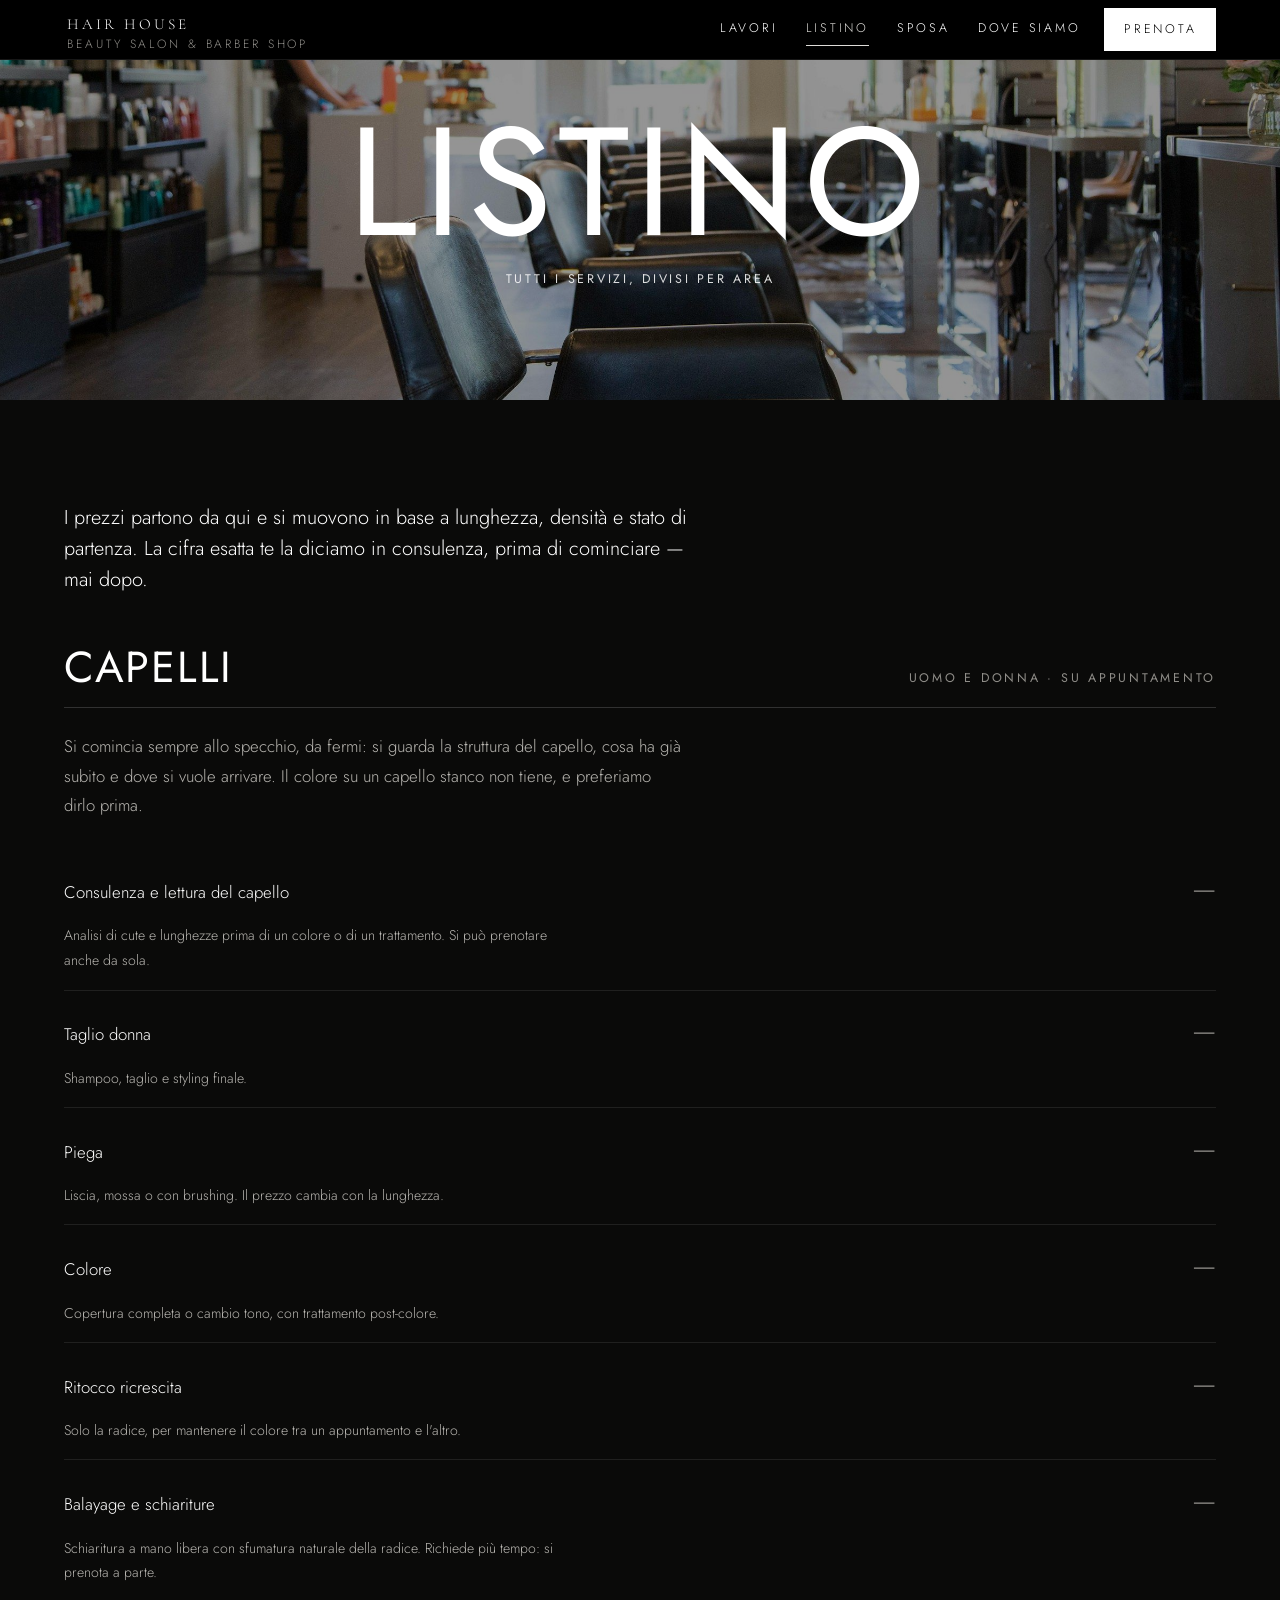
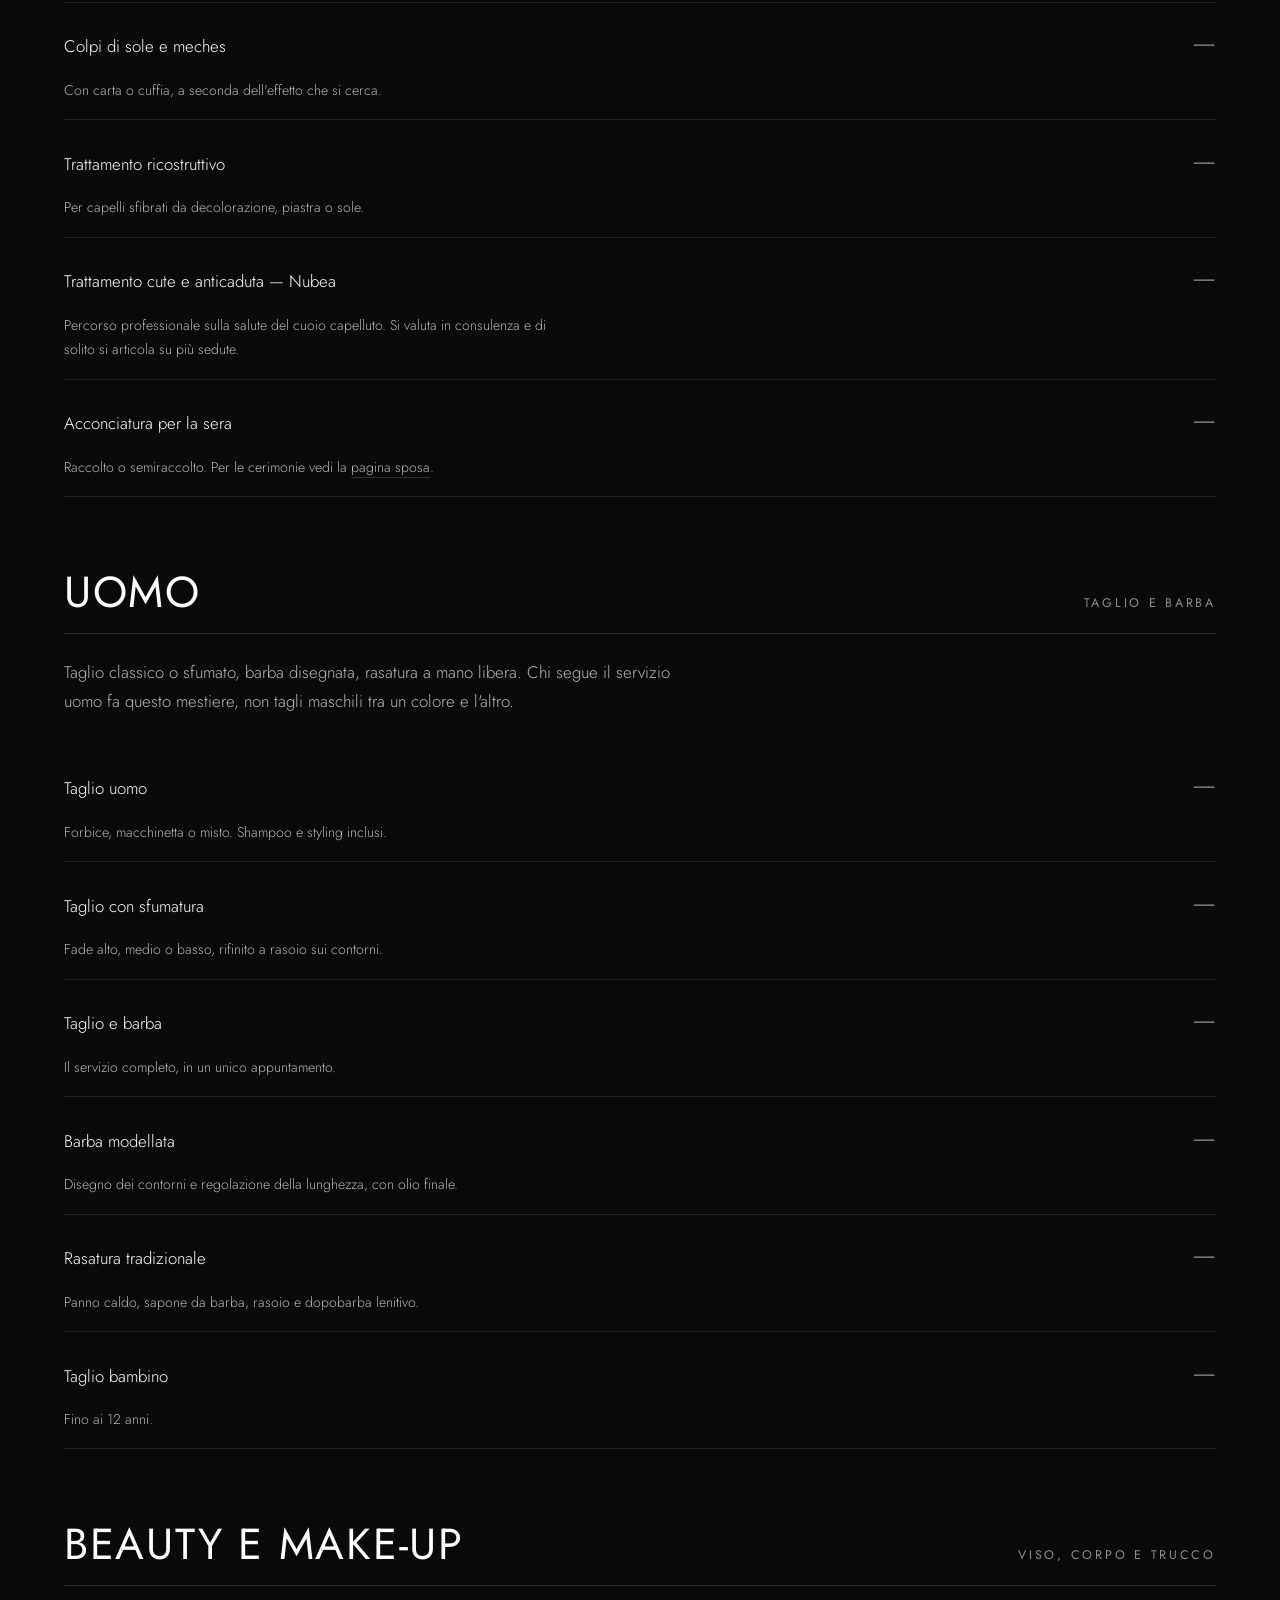
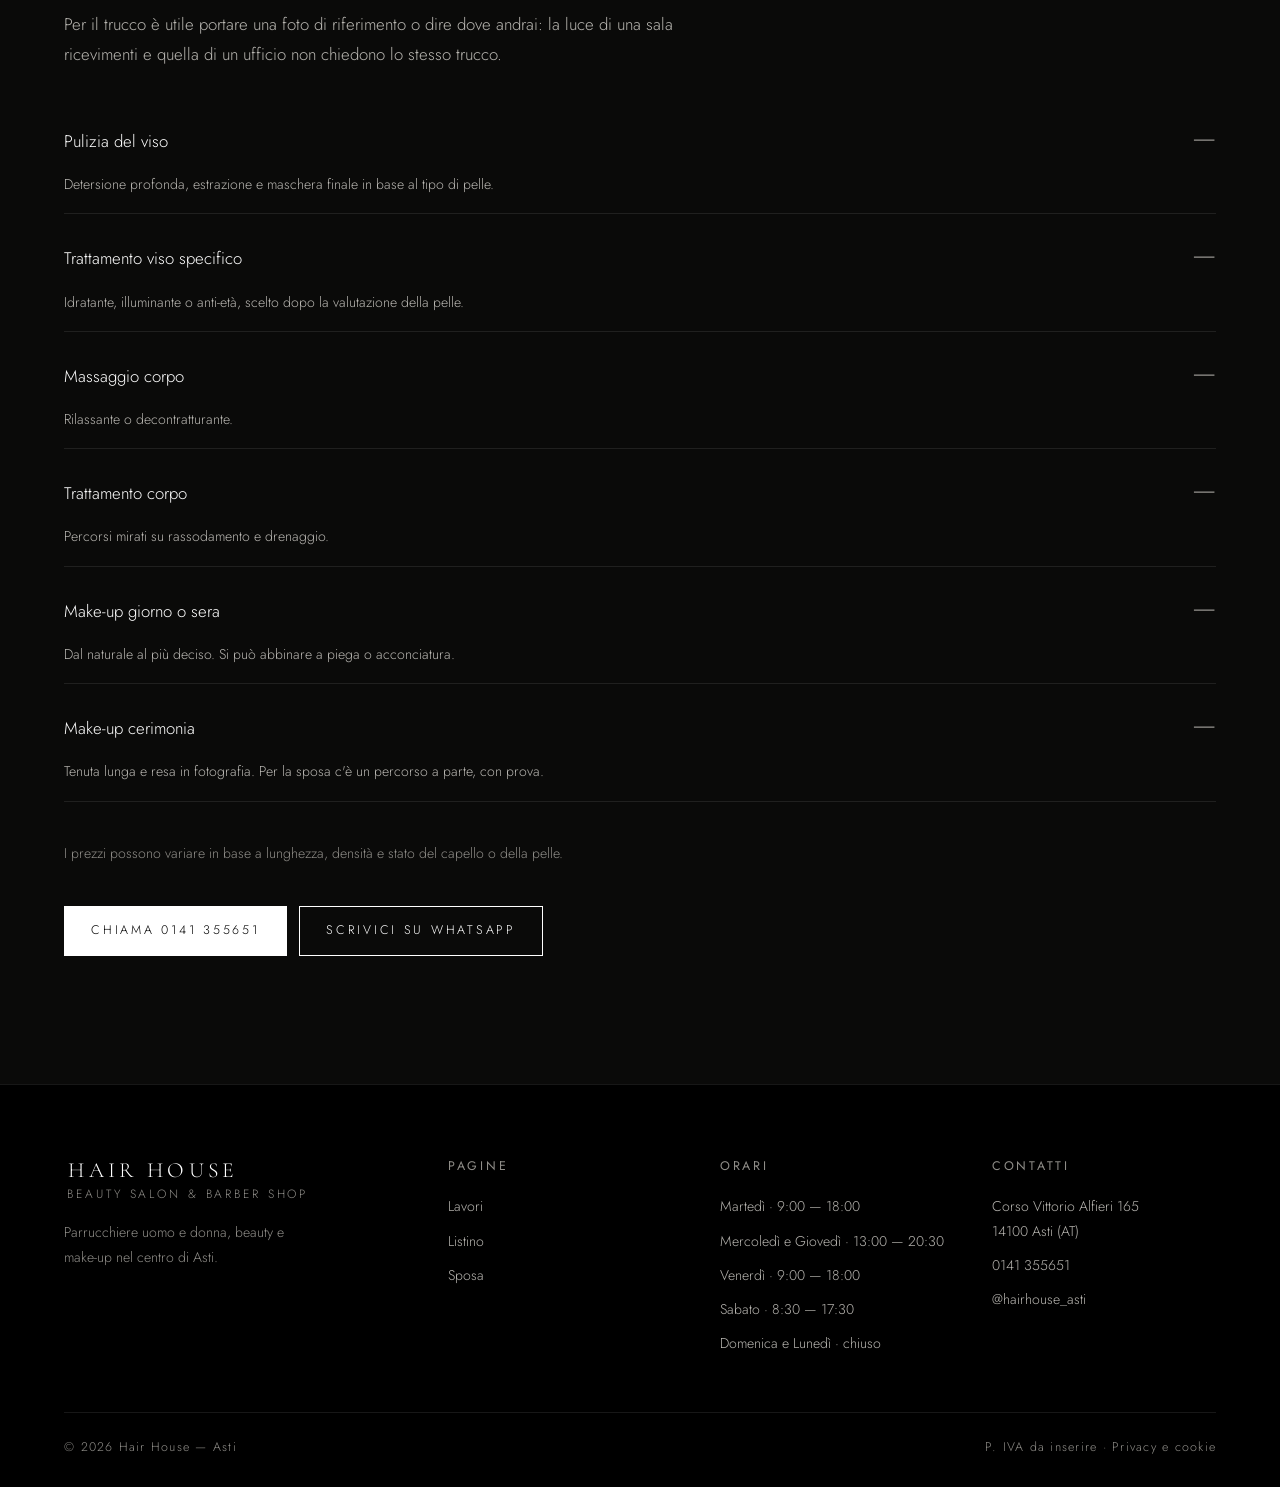
<file: listino.html>
<!doctype html>
<html lang="it" class="no-js">
<head>
<meta charset="utf-8">
<meta name="viewport" content="width=device-width, initial-scale=1">
<title>Listino — Hair House Asti | Capelli uomo e donna, barba, beauty</title>
<meta name="description" content="Il listino di Hair House ad Asti: taglio, colore, balayage, trattamenti Nubea, barba e make-up. Prezzi e durate per ogni servizio.">
<link rel="canonical" href="https://www.hairhouseasti.it/listino.html">

<meta property="og:type" content="website">
<meta property="og:locale" content="it_IT">
<meta property="og:title" content="Listino — Hair House Asti">
<meta property="og:description" content="Capelli uomo e donna, barba e beauty: cosa facciamo e quanto costa.">
<meta property="og:image" content="https://www.hairhouseasti.it/assets/img/og.jpg">
<meta name="theme-color" content="#0a0a09">

<link rel="icon" href="assets/favicon.svg" type="image/svg+xml">
<link rel="preconnect" href="https://fonts.googleapis.com">
<link rel="preconnect" href="https://fonts.gstatic.com" crossorigin>
<link rel="stylesheet" href="https://fonts.googleapis.com/css2?family=Cormorant+Garamond:wght@300;400&family=Jost:wght@300;400;500&display=swap">
<link rel="stylesheet" href="assets/css/style.css">
</head>
<body>

<a class="skip" href="#main">Vai al contenuto</a>

<header class="header header--solid" id="header">
  <div class="header__inner">
    <a class="header__brand" href="index.html" aria-label="Hair House — home">
      <span class="wordmark">
        <span class="wordmark__name">Hair House</span>
        <span class="wordmark__sub">Beauty Salon &amp; Barber Shop</span>
      </span>
    </a>
    <nav class="nav" aria-label="Principale">
      <a href="index.html#lavori">Lavori</a>
      <a href="listino.html" aria-current="page">Listino</a>
      <a href="sposa.html">Sposa</a>
      <a href="index.html#dove">Dove siamo</a>
    </nav>
    <div class="header__end">
      <a class="btn btn--fill btn--sm header__cta" data-wa data-wa-text="Ciao Hair House, vorrei prenotare un appuntamento." href="tel:+390141355651">Prenota</a>
      <button class="burger" type="button" aria-expanded="false" aria-controls="menu">
        <span class="burger__bars" aria-hidden="true"><span></span><span></span><span></span></span>
        <span class="burger__open">Menu</span>
        <span class="burger__close">Chiudi</span>
      </button>
    </div>
  </div>
</header>

<div class="menu" id="menu" data-open="false" aria-hidden="true">
  <nav aria-label="Menu">
    <ul class="menu__list">
      <li><a href="index.html#lavori">Lavori</a></li>
      <li><a href="listino.html" aria-current="page">Listino</a></li>
      <li><a href="sposa.html">Sposa</a></li>
      <li><a href="index.html#dove">Dove siamo</a></li>
    </ul>
  </nav>
  <div class="menu__foot">
    <div><p class="label">Indirizzo</p><p class="note">Corso Vittorio Alfieri 165<br>14100 Asti</p></div>
    <div><p class="label">Telefono</p><p class="note"><a href="tel:+390141355651">0141 355651</a></p></div>
    <div><p class="label">Instagram</p><p class="note"><a href="https://www.instagram.com/hairhouse_asti/" rel="noopener" target="_blank">@hairhouse_asti</a></p></div>
  </div>
</div>

<main id="main">

<!-- ===================== PLATE ===================== -->
<section class="plate" style="min-height:clamp(220px,34vw,400px)">
  <div class="plate__media" data-file="plate-listino.jpg">
    <img src="assets/img/plate-listino.jpg" alt="" aria-hidden="true" width="2400" height="1200" decoding="async">
  </div>
  <div class="plate__inner">
    <h1 class="plate__word">Listino<span class="vh"> dei servizi di Hair House ad Asti</span></h1>
    <p class="label plate__sub">Tutti i servizi, divisi per area</p>
  </div>
</section>

<section class="band band--pad-b">
  <div class="wrap">

    <p class="lead" style="max-width:52ch;margin-bottom:clamp(2rem,5vw,3rem)" data-reveal>I prezzi partono da qui e si muovono in base a lunghezza, densità e stato di partenza. La cifra esatta te la diciamo in consulenza, prima di cominciare — mai dopo.</p>


    <div data-reveal data-delay="1">

      <!-- CAPELLI -->
      <section class="menu-group" id="capelli">
        <div class="menu-group__head">
          <h2 class="h2">Capelli</h2>
          <p class="label">Uomo e donna · su appuntamento</p>
        </div>

        <p class="body" style="margin:1.5rem 0 1.75rem;max-width:62ch">Si comincia sempre allo specchio, da fermi: si guarda la struttura del capello, cosa ha già subito e dove si vuole arrivare. Il colore su un capello stanco non tiene, e preferiamo dirlo prima.</p>

        <div>
          <div class="row">
            <span class="row__name">Consulenza e lettura del capello</span>
            <span class="row__val" data-tbd="true">—</span>
            <span class="row__desc">Analisi di cute e lunghezze prima di un colore o di un trattamento. Si può prenotare anche da sola.</span>
          </div>
          <div class="row">
            <span class="row__name">Taglio donna</span>
            <span class="row__val" data-tbd="true">—</span>
            <span class="row__desc">Shampoo, taglio e styling finale.</span>
          </div>
          <div class="row">
            <span class="row__name">Piega</span>
            <span class="row__val" data-tbd="true">—</span>
            <span class="row__desc">Liscia, mossa o con brushing. Il prezzo cambia con la lunghezza.</span>
          </div>
          <div class="row">
            <span class="row__name">Colore</span>
            <span class="row__val" data-tbd="true">—</span>
            <span class="row__desc">Copertura completa o cambio tono, con trattamento post-colore.</span>
          </div>
          <div class="row">
            <span class="row__name">Ritocco ricrescita</span>
            <span class="row__val" data-tbd="true">—</span>
            <span class="row__desc">Solo la radice, per mantenere il colore tra un appuntamento e l'altro.</span>
          </div>
          <div class="row">
            <span class="row__name">Balayage e schiariture</span>
            <span class="row__val" data-tbd="true">—</span>
            <span class="row__desc">Schiaritura a mano libera con sfumatura naturale della radice. Richiede più tempo: si prenota a parte.</span>
          </div>
          <div class="row">
            <span class="row__name">Colpi di sole e meches</span>
            <span class="row__val" data-tbd="true">—</span>
            <span class="row__desc">Con carta o cuffia, a seconda dell'effetto che si cerca.</span>
          </div>
          <div class="row">
            <span class="row__name">Trattamento ricostruttivo</span>
            <span class="row__val" data-tbd="true">—</span>
            <span class="row__desc">Per capelli sfibrati da decolorazione, piastra o sole.</span>
          </div>
          <div class="row">
            <span class="row__name">Trattamento cute e anticaduta — Nubea</span>
            <span class="row__val" data-tbd="true">—</span>
            <span class="row__desc">Percorso professionale sulla salute del cuoio capelluto. Si valuta in consulenza e di solito si articola su più sedute.</span>
          </div>
          <div class="row">
            <span class="row__name">Acconciatura per la sera</span>
            <span class="row__val" data-tbd="true">—</span>
            <span class="row__desc">Raccolto o semiraccolto. Per le cerimonie vedi la <a href="sposa.html" style="border-bottom:1px solid var(--line)">pagina sposa</a>.</span>
          </div>
        </div>
      </section>

      <!-- UOMO -->
      <section class="menu-group" id="uomo">
        <div class="menu-group__head">
          <h2 class="h2">Uomo</h2>
          <p class="label">Taglio e barba</p>
        </div>

        <p class="body" style="margin:1.5rem 0 1.75rem;max-width:62ch">Taglio classico o sfumato, barba disegnata, rasatura a mano libera. Chi segue il servizio uomo fa questo mestiere, non tagli maschili tra un colore e l'altro.</p>

        <div>
          <div class="row">
            <span class="row__name">Taglio uomo</span>
            <span class="row__val" data-tbd="true">—</span>
            <span class="row__desc">Forbice, macchinetta o misto. Shampoo e styling inclusi.</span>
          </div>
          <div class="row">
            <span class="row__name">Taglio con sfumatura</span>
            <span class="row__val" data-tbd="true">—</span>
            <span class="row__desc">Fade alto, medio o basso, rifinito a rasoio sui contorni.</span>
          </div>
          <div class="row">
            <span class="row__name">Taglio e barba</span>
            <span class="row__val" data-tbd="true">—</span>
            <span class="row__desc">Il servizio completo, in un unico appuntamento.</span>
          </div>
          <div class="row">
            <span class="row__name">Barba modellata</span>
            <span class="row__val" data-tbd="true">—</span>
            <span class="row__desc">Disegno dei contorni e regolazione della lunghezza, con olio finale.</span>
          </div>
          <div class="row">
            <span class="row__name">Rasatura tradizionale</span>
            <span class="row__val" data-tbd="true">—</span>
            <span class="row__desc">Panno caldo, sapone da barba, rasoio e dopobarba lenitivo.</span>
          </div>
          <div class="row">
            <span class="row__name">Taglio bambino</span>
            <span class="row__val" data-tbd="true">—</span>
            <span class="row__desc">Fino ai 12 anni.</span>
          </div>
        </div>
      </section>

      <!-- BEAUTY -->
      <section class="menu-group" id="beauty">
        <div class="menu-group__head">
          <h2 class="h2">Beauty e make-up</h2>
          <p class="label">Viso, corpo e trucco</p>
        </div>

        <p class="body" style="margin:1.5rem 0 1.75rem;max-width:62ch">Per il trucco è utile portare una foto di riferimento o dire dove andrai: la luce di una sala ricevimenti e quella di un ufficio non chiedono lo stesso trucco.</p>

        <div>
          <div class="row">
            <span class="row__name">Pulizia del viso</span>
            <span class="row__val" data-tbd="true">—</span>
            <span class="row__desc">Detersione profonda, estrazione e maschera finale in base al tipo di pelle.</span>
          </div>
          <div class="row">
            <span class="row__name">Trattamento viso specifico</span>
            <span class="row__val" data-tbd="true">—</span>
            <span class="row__desc">Idratante, illuminante o anti-età, scelto dopo la valutazione della pelle.</span>
          </div>
          <div class="row">
            <span class="row__name">Massaggio corpo</span>
            <span class="row__val" data-tbd="true">—</span>
            <span class="row__desc">Rilassante o decontratturante.</span>
          </div>
          <div class="row">
            <span class="row__name">Trattamento corpo</span>
            <span class="row__val" data-tbd="true">—</span>
            <span class="row__desc">Percorsi mirati su rassodamento e drenaggio.</span>
          </div>
          <div class="row">
            <span class="row__name">Make-up giorno o sera</span>
            <span class="row__val" data-tbd="true">—</span>
            <span class="row__desc">Dal naturale al più deciso. Si può abbinare a piega o acconciatura.</span>
          </div>
          <div class="row">
            <span class="row__name">Make-up cerimonia</span>
            <span class="row__val" data-tbd="true">—</span>
            <span class="row__desc">Tenuta lunga e resa in fotografia. Per la sposa c'è un percorso a parte, con prova.</span>
          </div>
        </div>
      </section>

    </div>

    <p class="note" style="margin-top:2.5rem" data-reveal>I prezzi possono variare in base a lunghezza, densità e stato del capello o della pelle.</p>

    <p style="margin-top:2.5rem;display:flex;gap:0.75rem;flex-wrap:wrap" data-reveal>
      <a class="btn btn--fill" href="tel:+390141355651">Chiama 0141 355651</a>
      <a class="btn" data-wa data-wa-text="Ciao Hair House, vorrei prenotare un appuntamento." href="tel:+390141355651">Scrivici su WhatsApp</a>
    </p>

  </div>
</section>

</main>

<footer class="footer">
  <div class="wrap">
    <div class="footer__top">
      <div class="footer__brand">
        <span class="wordmark">
          <span class="wordmark__name">Hair House</span>
          <span class="wordmark__sub">Beauty Salon &amp; Barber Shop</span>
        </span>
        <p class="footer__tag">Parrucchiere uomo e donna, beauty e make-up nel centro di Asti.</p>
      </div>
      <div>
        <p class="label footer__h">Pagine</p>
        <ul class="footer__list">
          <li><a href="index.html#lavori">Lavori</a></li>
          <li><a href="listino.html">Listino</a></li>
          <li><a href="sposa.html">Sposa</a></li>
        </ul>
      </div>
      <div>
        <p class="label footer__h">Orari</p>
        <ul class="footer__list">
          <li>Martedì · 9:00 — 18:00</li>
          <li>Mercoledì e Giovedì · 13:00 — 20:30</li>
          <li>Venerdì · 9:00 — 18:00</li>
          <li>Sabato · 8:30 — 17:30</li>
          <li>Domenica e Lunedì · chiuso</li>
        </ul>
      </div>
      <div>
        <p class="label footer__h">Contatti</p>
        <ul class="footer__list">
          <li>Corso Vittorio Alfieri 165<br>14100 Asti (AT)</li>
          <li><a href="tel:+390141355651">0141 355651</a></li>
          <li><a href="https://www.instagram.com/hairhouse_asti/" rel="noopener" target="_blank">@hairhouse_asti</a></li>
        </ul>
      </div>
    </div>
    <div class="footer__bottom">
      <span>&copy; <span data-year>2026</span> Hair House — Asti</span>
      <span>P. IVA da inserire · <a href="privacy.html">Privacy e cookie</a></span>
    </div>
  </div>
</footer>

<div class="mobar">
  <a href="tel:+390141355651">
    <svg viewBox="0 0 24 24" fill="none" stroke="currentColor" stroke-width="1.5" aria-hidden="true"><path d="M22 16.9v3a2 2 0 0 1-2.2 2 19.8 19.8 0 0 1-8.6-3.1 19.5 19.5 0 0 1-6-6A19.8 19.8 0 0 1 2.1 4.2 2 2 0 0 1 4.1 2h3a2 2 0 0 1 2 1.7c.1 1 .4 1.9.7 2.8a2 2 0 0 1-.5 2.1L8.1 9.9a16 16 0 0 0 6 6l1.3-1.2a2 2 0 0 1 2.1-.5c.9.3 1.8.6 2.8.7a2 2 0 0 1 1.7 2z"/></svg>
    Chiama
  </a>
  <a data-wa data-wa-text="Ciao Hair House, vorrei prenotare un appuntamento." href="tel:+390141355651">
    <svg viewBox="0 0 24 24" fill="currentColor" aria-hidden="true"><path d="M12 2a10 10 0 0 0-8.6 15.1L2 22l5-1.3A10 10 0 1 0 12 2zm5.5 14.1c-.2.6-1.2 1.2-1.7 1.2-.5 0-.9.2-3-.8-2.6-1.2-4.2-3.9-4.3-4.1-.1-.2-1-1.4-1-2.6 0-1.2.6-1.8.9-2 .2-.3.5-.3.7-.3h.5c.2 0 .4 0 .6.5l.8 2c.1.2.1.4 0 .5l-.4.5-.3.3c-.1.1-.2.3 0 .5a9 9 0 0 0 1.5 1.8c.7.6 1.2.8 1.4.9.2.1.4.1.5-.1l.7-.9c.2-.2.3-.2.5-.1l2 1c.2.1.4.2.4.3.1.1.1.6-.1 1.2z"/></svg>
    Prenota
  </a>
</div>

<script src="assets/js/main.js" defer></script>
</body>
</html>
</file>
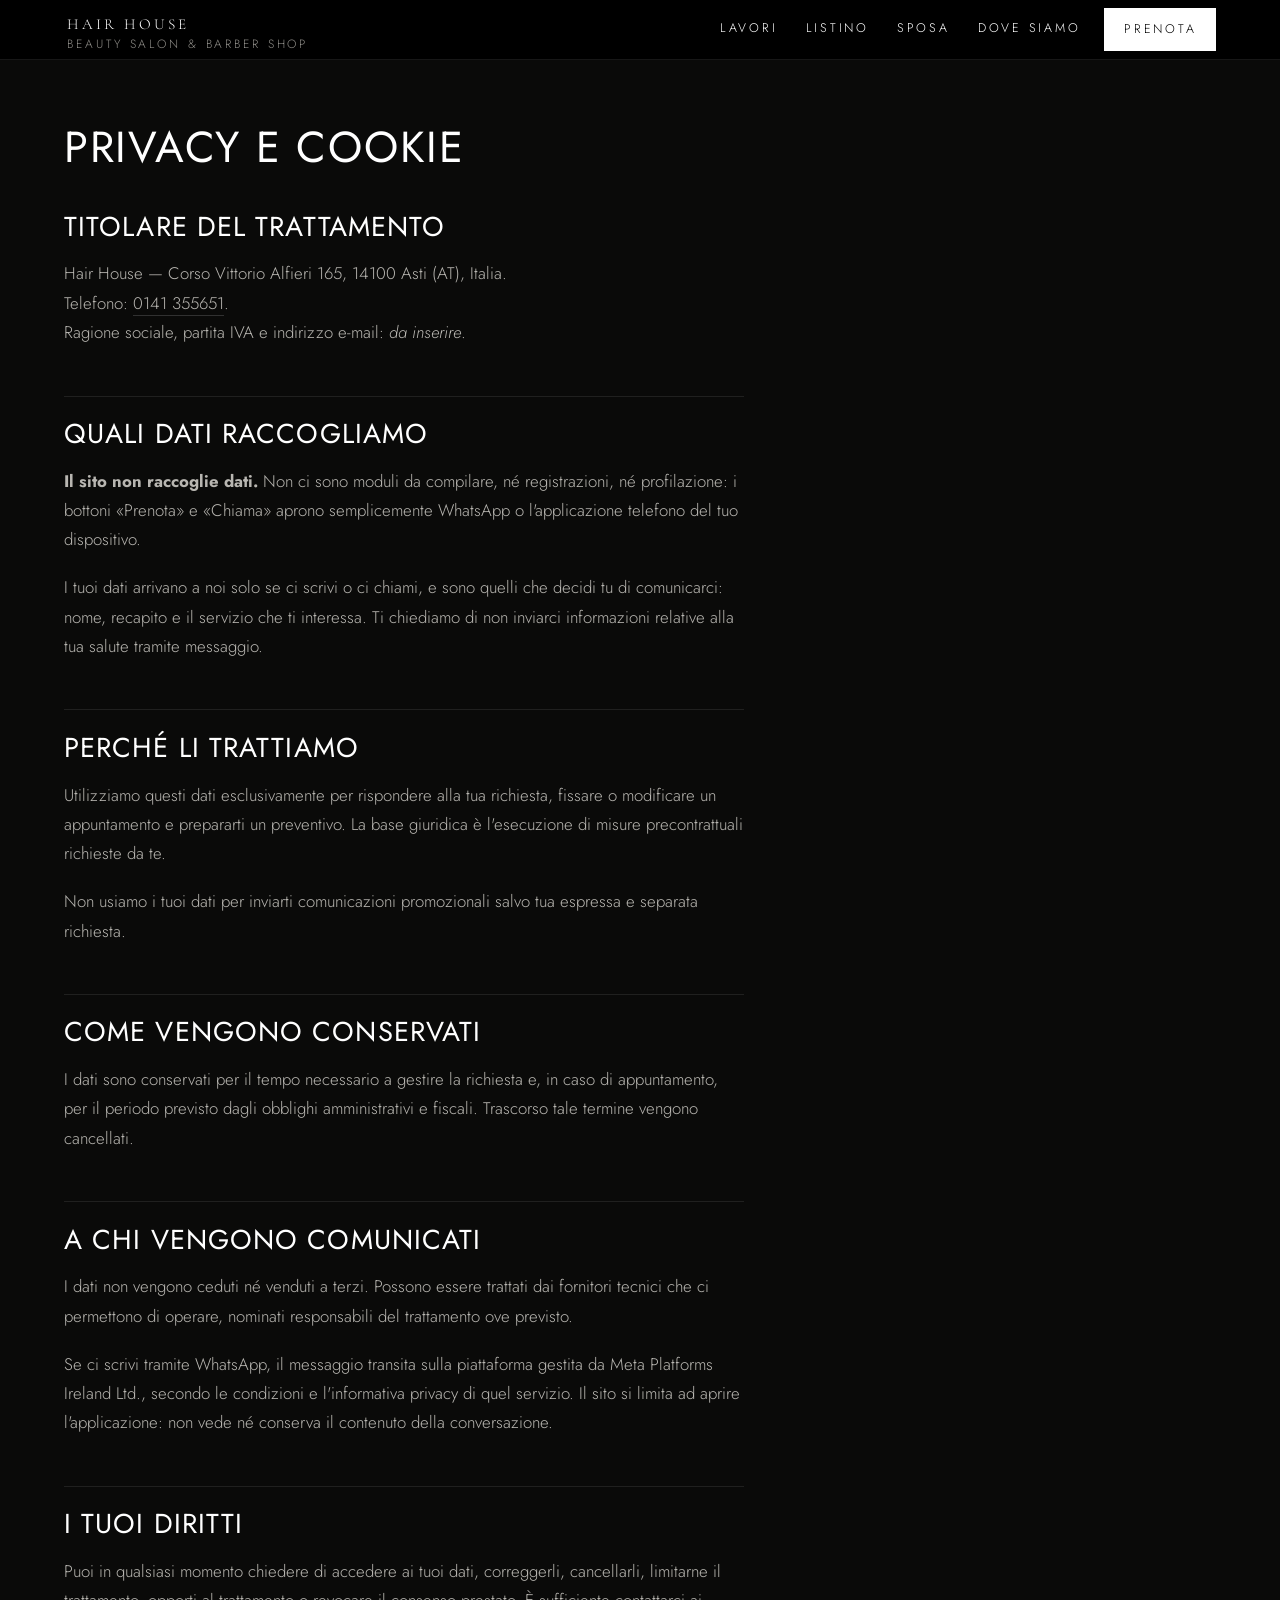
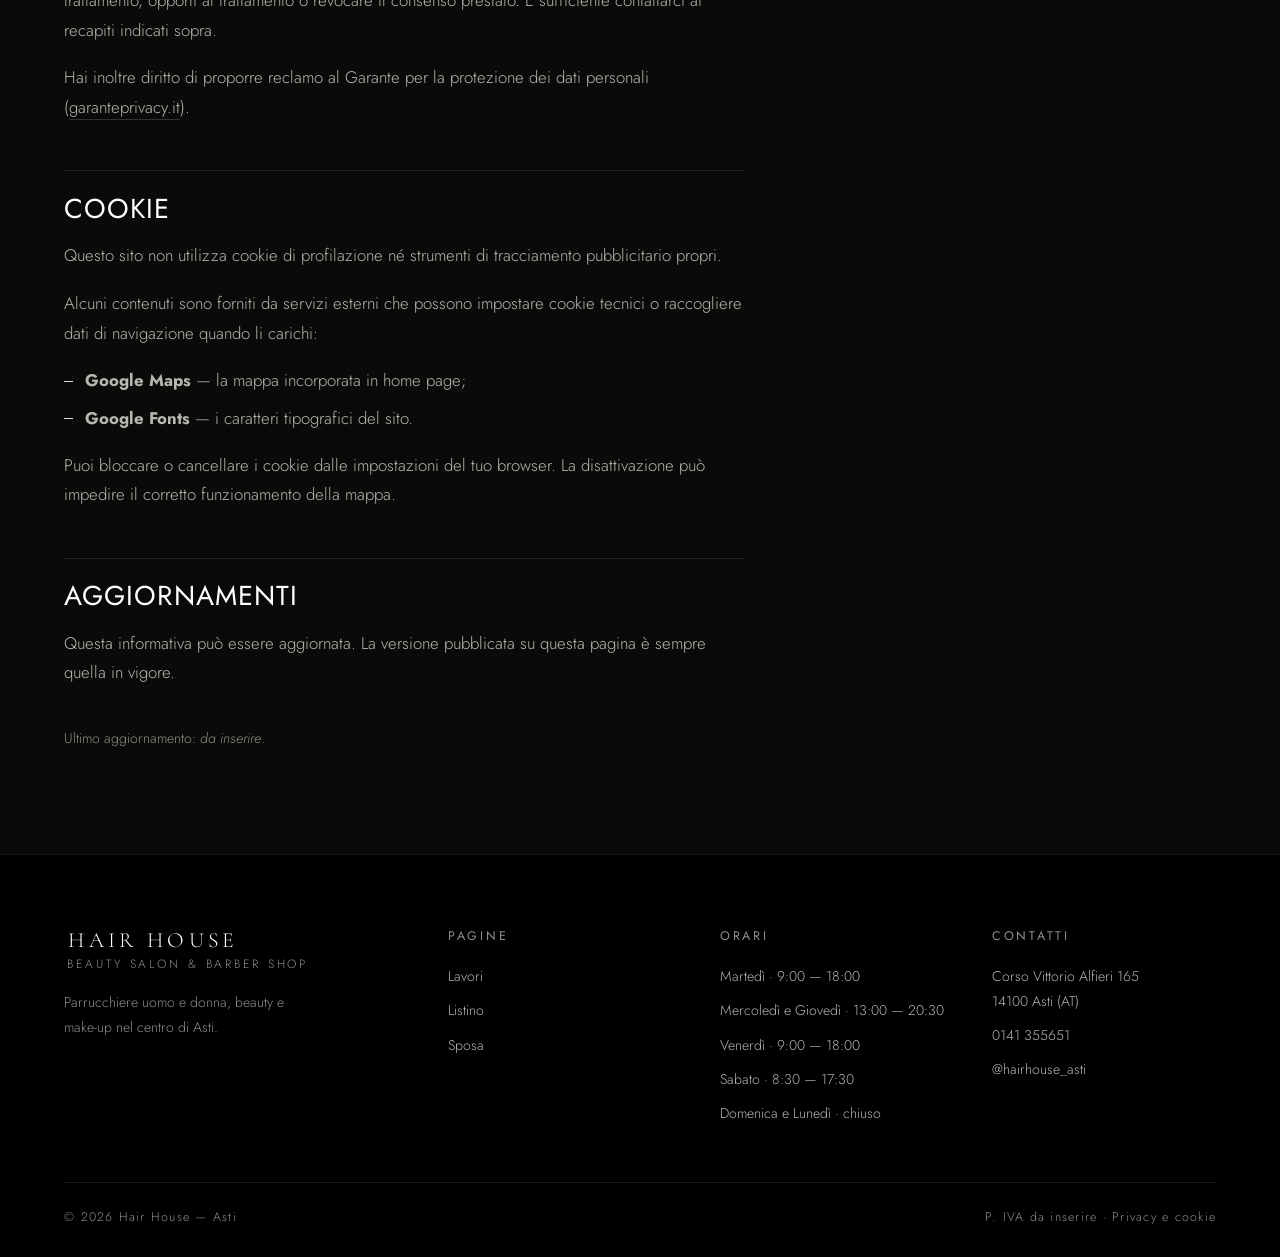
<file: privacy.html>
<!doctype html>
<html lang="it" class="no-js">
<head>
<meta charset="utf-8">
<meta name="viewport" content="width=device-width, initial-scale=1">
<title>Privacy e cookie — Hair House Asti</title>
<meta name="description" content="Informativa sul trattamento dei dati personali e sui cookie del sito di Hair House, Asti.">
<meta name="robots" content="noindex, follow">
<link rel="canonical" href="https://www.hairhouseasti.it/privacy.html">
<meta name="theme-color" content="#0a0a09">

<link rel="icon" href="assets/favicon.svg" type="image/svg+xml">
<link rel="preconnect" href="https://fonts.googleapis.com">
<link rel="preconnect" href="https://fonts.gstatic.com" crossorigin>
<link rel="stylesheet" href="https://fonts.googleapis.com/css2?family=Cormorant+Garamond:wght@300;400&family=Jost:wght@300;400;500&display=swap">
<link rel="stylesheet" href="assets/css/style.css">
</head>
<body>

<a class="skip" href="#main">Vai al contenuto</a>

<header class="header header--solid" id="header">
  <div class="header__inner">
    <a class="header__brand" href="index.html" aria-label="Hair House — home">
      <span class="wordmark">
        <span class="wordmark__name">Hair House</span>
        <span class="wordmark__sub">Beauty Salon &amp; Barber Shop</span>
      </span>
    </a>
    <nav class="nav" aria-label="Principale">
      <a href="index.html#lavori">Lavori</a>
      <a href="listino.html">Listino</a>
      <a href="sposa.html">Sposa</a>
      <a href="index.html#dove">Dove siamo</a>
    </nav>
    <div class="header__end">
      <a class="btn btn--fill btn--sm header__cta" data-wa data-wa-text="Ciao Hair House, vorrei prenotare un appuntamento." href="tel:+390141355651">Prenota</a>
      <button class="burger" type="button" aria-expanded="false" aria-controls="menu">
        <span class="burger__bars" aria-hidden="true"><span></span><span></span><span></span></span>
        <span class="burger__open">Menu</span>
        <span class="burger__close">Chiudi</span>
      </button>
    </div>
  </div>
</header>

<div class="menu" id="menu" data-open="false" aria-hidden="true">
  <nav aria-label="Menu">
    <ul class="menu__list">
      <li><a href="index.html#lavori">Lavori</a></li>
      <li><a href="listino.html">Listino</a></li>
      <li><a href="sposa.html">Sposa</a></li>
      <li><a href="index.html#dove">Dove siamo</a></li>
    </ul>
  </nav>
  <div class="menu__foot">
    <div><p class="label">Indirizzo</p><p class="note">Corso Vittorio Alfieri 165<br>14100 Asti</p></div>
    <div><p class="label">Telefono</p><p class="note"><a href="tel:+390141355651">0141 355651</a></p></div>
    <div><p class="label">Instagram</p><p class="note"><a href="https://www.instagram.com/hairhouse_asti/" rel="noopener" target="_blank">@hairhouse_asti</a></p></div>
  </div>
</div>

<main id="main">

<section class="band" style="padding-top:calc(var(--header-h) + 4rem)">
  <div class="wrap">
    <h1 class="h2" style="margin-bottom:2.5rem">Privacy e cookie</h1>


    <div class="prose">

      <h2>Titolare del trattamento</h2>
      <p>Hair House — Corso Vittorio Alfieri 165, 14100 Asti (AT), Italia.<br>
      Telefono: <a href="tel:+390141355651">0141 355651</a>.<br>
      Ragione sociale, partita IVA e indirizzo e-mail: <em>da inserire</em>.</p>

      <h2>Quali dati raccogliamo</h2>
      <p><strong>Il sito non raccoglie dati.</strong> Non ci sono moduli da compilare, né registrazioni, né profilazione: i bottoni «Prenota» e «Chiama» aprono semplicemente WhatsApp o l'applicazione telefono del tuo dispositivo.</p>
      <p>I tuoi dati arrivano a noi solo se ci scrivi o ci chiami, e sono quelli che decidi tu di comunicarci: nome, recapito e il servizio che ti interessa. Ti chiediamo di non inviarci informazioni relative alla tua salute tramite messaggio.</p>

      <h2>Perché li trattiamo</h2>
      <p>Utilizziamo questi dati esclusivamente per rispondere alla tua richiesta, fissare o modificare un appuntamento e prepararti un preventivo. La base giuridica è l'esecuzione di misure precontrattuali richieste da te.</p>
      <p>Non usiamo i tuoi dati per inviarti comunicazioni promozionali salvo tua espressa e separata richiesta.</p>

      <h2>Come vengono conservati</h2>
      <p>I dati sono conservati per il tempo necessario a gestire la richiesta e, in caso di appuntamento, per il periodo previsto dagli obblighi amministrativi e fiscali. Trascorso tale termine vengono cancellati.</p>

      <h2>A chi vengono comunicati</h2>
      <p>I dati non vengono ceduti né venduti a terzi. Possono essere trattati dai fornitori tecnici che ci permettono di operare, nominati responsabili del trattamento ove previsto.</p>
      <p>Se ci scrivi tramite WhatsApp, il messaggio transita sulla piattaforma gestita da Meta Platforms Ireland Ltd., secondo le condizioni e l'informativa privacy di quel servizio. Il sito si limita ad aprire l'applicazione: non vede né conserva il contenuto della conversazione.</p>

      <h2>I tuoi diritti</h2>
      <p>Puoi in qualsiasi momento chiedere di accedere ai tuoi dati, correggerli, cancellarli, limitarne il trattamento, opporti al trattamento o revocare il consenso prestato. È sufficiente contattarci ai recapiti indicati sopra.</p>
      <p>Hai inoltre diritto di proporre reclamo al Garante per la protezione dei dati personali (<a href="https://www.garanteprivacy.it" rel="noopener" target="_blank">garanteprivacy.it</a>).</p>

      <h2>Cookie</h2>
      <p>Questo sito non utilizza cookie di profilazione né strumenti di tracciamento pubblicitario propri.</p>
      <p>Alcuni contenuti sono forniti da servizi esterni che possono impostare cookie tecnici o raccogliere dati di navigazione quando li carichi:</p>
      <ul>
        <li><strong>Google Maps</strong> — la mappa incorporata in home page;</li>
        <li><strong>Google Fonts</strong> — i caratteri tipografici del sito.</li>
      </ul>
      <p>Puoi bloccare o cancellare i cookie dalle impostazioni del tuo browser. La disattivazione può impedire il corretto funzionamento della mappa.</p>

      <h2>Aggiornamenti</h2>
      <p>Questa informativa può essere aggiornata. La versione pubblicata su questa pagina è sempre quella in vigore.</p>

      <p class="note" style="margin-top:2.5rem">Ultimo aggiornamento: <em>da inserire</em>.</p>

    </div>
  </div>
</section>

</main>

<footer class="footer">
  <div class="wrap">
    <div class="footer__top">
      <div class="footer__brand">
        <span class="wordmark">
          <span class="wordmark__name">Hair House</span>
          <span class="wordmark__sub">Beauty Salon &amp; Barber Shop</span>
        </span>
        <p class="footer__tag">Parrucchiere uomo e donna, beauty e make-up nel centro di Asti.</p>
      </div>
      <div>
        <p class="label footer__h">Pagine</p>
        <ul class="footer__list">
          <li><a href="index.html#lavori">Lavori</a></li>
          <li><a href="listino.html">Listino</a></li>
          <li><a href="sposa.html">Sposa</a></li>
        </ul>
      </div>
      <div>
        <p class="label footer__h">Orari</p>
        <ul class="footer__list">
          <li>Martedì · 9:00 — 18:00</li>
          <li>Mercoledì e Giovedì · 13:00 — 20:30</li>
          <li>Venerdì · 9:00 — 18:00</li>
          <li>Sabato · 8:30 — 17:30</li>
          <li>Domenica e Lunedì · chiuso</li>
        </ul>
      </div>
      <div>
        <p class="label footer__h">Contatti</p>
        <ul class="footer__list">
          <li>Corso Vittorio Alfieri 165<br>14100 Asti (AT)</li>
          <li><a href="tel:+390141355651">0141 355651</a></li>
          <li><a href="https://www.instagram.com/hairhouse_asti/" rel="noopener" target="_blank">@hairhouse_asti</a></li>
        </ul>
      </div>
    </div>
    <div class="footer__bottom">
      <span>&copy; <span data-year>2026</span> Hair House — Asti</span>
      <span>P. IVA da inserire · <a href="privacy.html">Privacy e cookie</a></span>
    </div>
  </div>
</footer>

<script src="assets/js/main.js" defer></script>
</body>
</html>
</file>
<file: assets/css/style.css>
/* =============================================================
   HAIR HOUSE — Asti · Beauty Salon & Barber Shop

   Impianto: bande alternate.
   Una fascia di fotografia a tutta pagina con UNA parola gigante,
   poi una fascia nera con il contenuto. Ripetuto fino in fondo.
   Le foto danno tutto il colore, la grafica non ne aggiunge.

   Nessuna dipendenza, nessun build step.
   ============================================================= */

/* -------------------------------------------------------------
   1. TOKEN
   ------------------------------------------------------------- */
:root {
  /* Superfici */
  --black: #000000;
  --band: #0a0a09;
  /* nero appena caldo: le pareti del salone */
  --band-2: #141412;
  /* secondo livello, per righe e riquadri */
  --white: #ffffff;
  --sand: #e7e2db;
  /* il beige del logo Hair House */
  --white-dim: #dedcd8;
  /* bianco leggermente più scuro, ad alto contrasto senza riflessi gialli */
  --brass: #dedcd8;
  /* accento neutro soft white */
  --yellow: #e5b978;
  /* riga gialla Hair House */

  /* Testo su fondo nero */
  --fg: var(--white);
  --fg-mid: #b8b6b1;
  /* 9,3:1 — testo corrente */
  --fg-low: #8f8d88;
  /* 5,7:1 — etichette e note */
  --line: rgba(255, 255, 255, 0.16);
  --line-soft: rgba(255, 255, 255, 0.09);

  /* Tipografia
     Jost è un geometrico in linea con la Futura del riferimento.
     Il serif resta solo per il marchio Hair House, che è serif. */
  --sans: "Jost", "Helvetica Neue", Arial, sans-serif;
  --serif: "Cormorant Garamond", "Times New Roman", Times, serif;

  /* I minimi valgono sui telefoni: 0.75rem = 12px per le micro-etichette,
     1rem = 16px per il corpo. Sotto i 16px iOS ingrandisce da solo la
     pagina quando si tocca un campo del modulo. */
  --t-micro: clamp(0.75rem, 0.72rem + 0.1vw, 0.78rem);
  --t-small: clamp(0.85rem, 0.83rem + 0.1vw, 0.88rem);
  --t-body: clamp(1rem, 0.98rem + 0.1vw, 1.05rem);
  --t-lead: clamp(1.05rem, 0.98rem + 0.34vw, 1.3rem);
  --t-h3: clamp(1.3rem, 1.15rem + 0.7vw, 1.75rem);
  --t-h2: clamp(1.7rem, 1.35rem + 1.7vw, 3rem);

  /* La parola gigante delle fasce fotografiche */
  /* Calibrate perché la parola ci stia sempre in larghezza,
     anche col font di sistema mentre Cormorant/Jost caricano. */
  --t-plate: clamp(2.4rem, 12vw, 10.5rem);
  --t-hero: clamp(2.9rem, 13vw, 13.5rem);

  --track-label: 0.22em;
  /* etichette: piu stretta del riferimento,
                             a 12px su telefono 0.3em spezza le parole */
  --track-word: 0.04em;

  --gutter: max(clamp(1.25rem, 5vw, 5rem), env(safe-area-inset-left), env(safe-area-inset-right));
  --maxw: 1440px;

  --ease: cubic-bezier(0.22, 0.61, 0.36, 1);
  --out: cubic-bezier(0.16, 1, 0.3, 1);

  --header-h: 60px;
}

/* -------------------------------------------------------------
   2. RESET
   ------------------------------------------------------------- */
*,
*::before,
*::after {
  box-sizing: border-box;
}

html {
  -webkit-text-size-adjust: 100%;
  -webkit-tap-highlight-color: transparent;
  scroll-behavior: smooth;
  scroll-padding-top: var(--header-h);
  background: var(--band);
}

body {
  margin: 0;
  background: var(--band);
  color: var(--fg);
  font-family: var(--sans);
  font-size: var(--t-body);
  font-weight: 300;
  line-height: 1.75;
  overflow-x: hidden;
  -webkit-font-smoothing: antialiased;
  -moz-osx-font-smoothing: grayscale;
}

body.is-locked {
  overflow: hidden;
}

img,
svg,
video,
iframe {
  display: block;
  max-width: 100%;
}

img {
  height: auto;
}

/* Serve davvero: `.work { display: block }` è una regola d'autore e batte
   il `display:none` che il browser dà a [hidden]. Senza questa riga i
   filtri della galleria aggiornano lo stato ma non nascondono nulla. */
[hidden] {
  display: none !important;
}

h1,
h2,
h3,
h4 {
  margin: 0;
  font-weight: 400;
  line-height: 1.1;
}

p {
  margin: 0 0 1.1em;
}

p:last-child {
  margin-bottom: 0;
}

figure,
blockquote,
dd {
  margin: 0;
}

ul,
ol {
  margin: 0;
  padding: 0;
  list-style: none;
}

a {
  color: inherit;
  text-decoration: none;
}

button {
  font: inherit;
  color: inherit;
  background: none;
  border: 0;
  cursor: pointer;
}

:focus-visible {
  outline: 2px solid var(--brass);
  outline-offset: 3px;
}

::selection {
  background: var(--sand);
  color: var(--black);
}

/* -------------------------------------------------------------
   3. TIPOGRAFIA RICORRENTE
   ------------------------------------------------------------- */

/* Micro-etichetta: la voce con cui il sito nomina le cose */
.label {
  font-size: var(--t-micro);
  font-weight: 400;
  letter-spacing: var(--track-label);
  text-transform: uppercase;
  color: var(--fg-low);
  line-height: 1.6;
}

.label--bright {
  color: var(--white);
}

.label--brass {
  color: var(--brass);
}

.lead {
  font-size: var(--t-lead);
  line-height: 1.55;
  color: var(--fg);
  font-weight: 300;
}

.body {
  color: var(--fg-mid);
}

.note {
  font-size: var(--t-small);
  color: var(--fg-low);
  line-height: 1.7;
}

.h2 {
  font-size: var(--t-h2);
  letter-spacing: var(--track-word);
  text-transform: uppercase;
}

.h3 {
  font-size: var(--t-h3);
  letter-spacing: 0.01em;
}

/* Marchio: unico elemento in grazie, come nell'insegna */
.wordmark {
  display: inline-flex;
  flex-direction: column;
  gap: 0.4em;
  line-height: 1;
}

.wordmark__name {
  font-family: var(--serif);
  font-weight: 300;
  font-size: var(--wm, 1.05rem);
  letter-spacing: 0.2em;
  text-indent: 0.2em;
  text-transform: uppercase;
  white-space: nowrap;
}

.wordmark__sub {
  /* Il rapporto col nome dava 4,6px nell'header: sotto c'e un pavimento. */
  font-size: max(0.75rem, calc(var(--wm, 1.05rem) * 0.3));
  letter-spacing: 0.24em;
  text-indent: 0.28em;
  text-transform: uppercase;
  color: var(--fg-low);
  white-space: nowrap;
}

/* -------------------------------------------------------------
   4. LAYOUT
   ------------------------------------------------------------- */
.wrap {
  width: 100%;
  max-width: var(--maxw);
  margin-inline: auto;
  padding-inline: var(--gutter);
}

.wrap--tight {
  max-width: 900px;
}

/* Fascia di contenuto: sempre nera */
.band {
  padding-block: clamp(3.25rem, 8vw, 6.5rem);
  background: var(--band);
}

.band--flush {
  padding-top: 0;
}

.band--pad-b {
  padding-bottom: clamp(4rem, 10vw, 8rem);
}

/* Intestazione interna a una fascia */
.bandhead {
  margin-bottom: clamp(2rem, 5vw, 3.5rem);
}

.bandhead__label {
  margin-bottom: 1rem;
}

.bandhead__text {
  max-width: 46ch;
  color: var(--fg-mid);
}

@media (min-width: 880px) {
  .bandhead--split {
    display: grid;
    grid-template-columns: minmax(0, 1fr) minmax(0, 1fr);
    gap: clamp(2rem, 5vw, 4rem);
    align-items: end;
  }
}

/* -------------------------------------------------------------
   5. BOTTONI E LINK
   Rettangolo con filetto sottile, testo micro spaziato.
   ------------------------------------------------------------- */
.btn {
  display: inline-flex;
  align-items: center;
  justify-content: center;
  gap: 0.7em;
  padding: 1.05em 2.1em;
  font-size: var(--t-micro);
  letter-spacing: var(--track-label);
  text-transform: uppercase;
  color: var(--white);
  border: 1px solid var(--white);
  background: transparent;
  transition: background-color 0.35s var(--ease), color 0.35s var(--ease),
    border-color 0.35s var(--ease);
}

.btn:hover,
.btn:focus-visible {
  background: var(--white);
  color: var(--black);
}

.btn--fill {
  background: var(--white);
  color: var(--black);
}

.btn--fill:hover,
.btn--fill:focus-visible {
  background: var(--brass);
  border-color: var(--brass);
  color: var(--black);
}

.btn--sm {
  padding: 0.85em 1.5em;
}

.btn--ghost {
  border-color: var(--line);
  color: var(--fg-mid);
}

.btn--ghost:hover {
  border-color: var(--white);
  background: transparent;
  color: var(--white);
}

/* Link testuale sottolineato: la forma dei link del riferimento */
.ulink {
  display: inline-block;
  font-size: clamp(0.95rem, 0.9rem + 0.14vw, 1.06rem);
  font-weight: 500;
  letter-spacing: var(--track-label);
  text-transform: uppercase;
  color: var(--white);
  padding-bottom: 0.35em;
  border-bottom: 2px solid var(--white-dim);
  transition: color 0.3s var(--ease), border-color 0.3s var(--ease);
}

.ulink:hover {
  color: var(--white-dim);
  border-color: var(--white);
}

/* -------------------------------------------------------------
   6. HEADER
   Sottile, trasparente sull'hero, nero appena si scorre.
   ------------------------------------------------------------- */
.header {
  position: fixed;
  inset: 0 0 auto 0;
  z-index: 90;
  height: var(--header-h);
  display: flex;
  align-items: center;
  background: transparent;
  border-bottom: 1px solid transparent;
  transition: background-color 0.4s var(--ease), border-color 0.4s var(--ease);
}

.header.is-stuck {
  background: var(--black);
  border-bottom-color: var(--line-soft);
}

.header__inner {
  width: 100%;
  max-width: var(--maxw);
  margin-inline: auto;
  padding-inline: var(--gutter);
  display: flex;
  align-items: center;
  justify-content: space-between;
  gap: 1.5rem;
}

.header__brand {
  --wm: 0.95rem;
  opacity: 0;
  transition: opacity 0.4s var(--ease);
}

.header.is-stuck .header__brand {
  opacity: 1;
}

/* Nelle pagine interne il marchio serve subito */
.header--solid .header__brand {
  opacity: 1;
}

.header--solid {
  background: var(--black);
  border-bottom-color: var(--line-soft);
}

.nav {
  display: none;
}

@media (min-width: 1000px) {
  .nav {
    display: flex;
    align-items: center;
    gap: clamp(1.5rem, 2.2vw, 2.5rem);
    margin-left: auto;
  }
}

.nav a {
  font-size: var(--t-micro);
  letter-spacing: var(--track-label);
  text-transform: uppercase;
  color: var(--white);
  padding-block: 0.4em;
  border-bottom: 1px solid transparent;
  transition: border-color 0.3s var(--ease), color 0.3s var(--ease);
  white-space: nowrap;
}

.nav a:hover {
  border-bottom-color: currentColor;
}

.nav a[aria-current="page"] {
  color: var(--brass);
  border-bottom-color: var(--brass);
}

.header__end {
  display: flex;
  align-items: center;
  gap: 1.25rem;
}

.header__cta {
  display: none;
}

@media (min-width: 1000px) {
  .header__cta {
    display: inline-flex;
    padding: 0.75em 1.5em;
  }
}

/* Apri menu */
.burger {
  display: inline-flex;
  align-items: center;
  gap: 0.7rem;
  font-size: var(--t-micro);
  letter-spacing: var(--track-label);
  text-transform: uppercase;
  color: var(--white);
  padding: 0.5rem 0;
  z-index: 2;
}

@media (min-width: 1000px) {
  .burger {
    display: none;
  }
}

.burger__bars {
  display: grid;
  gap: 5px;
  width: 20px;
}

.burger__bars span {
  height: 1px;
  background: currentColor;
  transition: transform 0.4s var(--ease), opacity 0.25s var(--ease);
}

.burger[aria-expanded="true"] .burger__bars span:nth-child(1) {
  transform: translateY(6px) rotate(45deg);
}

.burger[aria-expanded="true"] .burger__bars span:nth-child(2) {
  opacity: 0;
}

.burger[aria-expanded="true"] .burger__bars span:nth-child(3) {
  transform: translateY(-6px) rotate(-45deg);
}

.burger__open {
  display: inline;
}

.burger__close {
  display: none;
}

.burger[aria-expanded="true"] .burger__open {
  display: none;
}

.burger[aria-expanded="true"] .burger__close {
  display: inline;
}

/* Menu a tutto schermo */
.menu {
  position: fixed;
  inset: 0;
  z-index: 80;
  background: var(--black);
  display: flex;
  flex-direction: column;
  /* Niente centratura verticale: quando le voci non ci stanno tutte,
     `justify-content: center` fa traboccare il contenuto anche verso
     l'alto e la prima voce finisce sotto l'header, irraggiungibile.
     Elenco in alto, recapiti spinti in basso da `margin-top: auto`. */
  padding:
    calc(var(--header-h) + env(safe-area-inset-top, 0px) + 1.75rem) var(--gutter) calc(2.5rem + env(safe-area-inset-bottom, 0px));
  clip-path: inset(0 0 100% 0);
  transition: clip-path 0.65s var(--out);
  overflow-y: auto;
}

.menu[data-open="true"] {
  clip-path: inset(0 0 0 0);
}

.menu[data-open="false"] {
  pointer-events: none;
}

.menu__list a {
  display: block;
  padding: 0.5rem 0;
  /* line-height esplicita: senza, eredita l'1.75 del corpo del testo
     e ogni voce diventa alta il doppio del necessario. */
  line-height: 1.1;
  font-size: clamp(1.9rem, 9.5vw, 3.2rem);
  letter-spacing: var(--track-word);
  text-transform: uppercase;
  border-bottom: 1px solid var(--line-soft);
  opacity: 0;
  transform: translateY(12px);
  transition: opacity 0.45s var(--ease), transform 0.45s var(--out), color 0.3s var(--ease);
}

.menu[data-open="true"] .menu__list a {
  opacity: 1;
  transform: none;
}

.menu__list li:nth-child(1) a {
  transition-delay: 0.08s;
}

.menu__list li:nth-child(2) a {
  transition-delay: 0.14s;
}

.menu__list li:nth-child(3) a {
  transition-delay: 0.20s;
}

.menu__list li:nth-child(4) a {
  transition-delay: 0.26s;
}

.menu__list li:nth-child(5) a {
  transition-delay: 0.32s;
}

.menu__list a:hover,
.menu__list a[aria-current="page"] {
  color: var(--brass);
}

.menu__foot {
  margin-top: auto;
  padding-top: clamp(1.75rem, 4.5vw, 3rem);
  display: grid;
  gap: 1.5rem;
  opacity: 0;
  transition: opacity 0.5s var(--ease) 0.35s;
}

.menu[data-open="true"] .menu__foot {
  opacity: 1;
}

@media (min-width: 700px) {
  .menu__foot {
    grid-template-columns: repeat(3, 1fr);
  }
}

.menu__foot a:hover {
  color: var(--brass);
}

/* -------------------------------------------------------------
   7. HERO
   Foto a tutto schermo, marchio in basso tagliato dalla fascia
   che segue: è il gesto forte del riferimento.
   ------------------------------------------------------------- */
.hero {
  position: relative;
  min-height: 100svh;
  display: grid;
  align-items: center;
  justify-items: center;
  overflow: hidden;
  background: var(--band-2);
}

.hero__media {
  position: absolute;
  inset: 0;
  z-index: 0;
}

.hero__media img {
  width: 100%;
  height: 100%;
  object-fit: cover;
  object-position: var(--focal, 50% 45%);
}

.hero__media::after {
  content: "";
  position: absolute;
  inset: 0;
  background: linear-gradient(to bottom, rgba(0, 0, 0, 0.6) 0%, rgba(0, 0, 0, 0.3) 50%, rgba(0, 0, 0, 0.75) 100%);
}

.hero__inner {
  position: relative;
  z-index: 1;
  width: 100%;
  max-width: var(--maxw);
  margin-inline: auto;
  padding: calc(var(--header-h) + 2rem) var(--gutter) clamp(2rem, 5vh, 4rem);
  text-align: center;
}

/* Il marchio gigante, centrato */
.hero__mark {
  margin: 0;
  font-family: var(--serif);
  font-weight: 300;
  font-size: var(--t-hero);
  line-height: 0.95;
  letter-spacing: 0.06em;
  text-indent: 0.06em;
  text-transform: uppercase;
  color: var(--white);
  text-align: center;
  transform: none;
  white-space: nowrap;
  margin-left: calc(var(--gutter) * -1);
  margin-right: calc(var(--gutter) * -1);
}

.hero__claim {
  margin-top: clamp(1.25rem, 3vw, 2rem);
  font-size: var(--t-lead);
  letter-spacing: 0.02em;
  color: var(--white);
  max-width: 34ch;
  margin-inline: auto;
}

.hero__actions {
  margin-top: clamp(1.5rem, 4vw, 2.25rem);
  display: flex;
  gap: 0.75rem;
  justify-content: center;
  flex-wrap: wrap;
}


/* -------------------------------------------------------------
   8. PLATE — fascia fotografica con la parola gigante
   È l'elemento che dà il ritmo a tutta la pagina.
   ------------------------------------------------------------- */
.plate {
  position: relative;
  display: grid;
  place-items: center;
  min-height: clamp(240px, 46vw, 520px);
  overflow: hidden;
  background: var(--band-2);
  text-align: center;
}

.plate__media {
  position: absolute;
  inset: 0;
  z-index: 0;
}

.plate__media img {
  width: 100%;
  height: 100%;
  object-fit: cover;
  object-position: var(--focal, 50% 50%);
}

.plate__media::after {
  content: "";
  position: absolute;
  inset: 0;
  background: rgba(0, 0, 0, 0.42);
}

.plate__inner {
  position: relative;
  z-index: 1;
  padding: 2rem var(--gutter);
}

.plate__word {
  font-size: var(--t-plate);
  font-weight: 400;
  line-height: 0.95;
  letter-spacing: var(--track-word);
  text-transform: uppercase;
  color: var(--white);
}

.plate__sub {
  margin-top: 0.9rem;
  color: rgba(255, 255, 255, 0.85);
}

/* Segnaposto foto: dice quale file manca invece di rompersi */
.is-missing>img {
  opacity: 0;
  visibility: hidden;
}

.plate__media.is-missing,
.hero__media.is-missing {
  background: var(--band-2);
}

.plate__media.is-missing::after,
.hero__media.is-missing::after {
  background: rgba(0, 0, 0, 0.55);
}

/* -------------------------------------------------------------
   9. BLOCCO INFORMAZIONI PIATTE
   Nessun racconto: etichetta, dato, link. Come nel riferimento.
   ------------------------------------------------------------- */
.facts {
  display: grid;
  gap: clamp(2rem, 5vw, 3rem);
}

@media (min-width: 760px) {
  .facts {
    grid-template-columns: repeat(2, 1fr);
  }
}

@media (min-width: 1060px) {
  .facts {
    grid-template-columns: repeat(4, 1fr);
  }
}

.fact__label {
  display: block;
  width: fit-content;
  margin-bottom: 1.15rem;
  font-size: clamp(0.82rem, 0.78rem + 0.18vw, 0.92rem);
  letter-spacing: var(--track-label);
  text-transform: uppercase;
  color: var(--white-dim);
  font-weight: 500;
  padding-bottom: 0.35rem;
  border-bottom: 2px solid var(--yellow);
}

.fact__body {
  font-size: clamp(0.98rem, 0.94rem + 0.15vw, 1.08rem);
  line-height: 1.85;
  color: var(--white);
}

/* Variante grande: tre colonne invece di quattro, testo che si legge
   da lontano. Serve dove il blocco è il contenuto, non una nota a piè. */
.facts--lg {
  gap: clamp(2rem, 5vw, 3.5rem);
}

@media (min-width: 780px) {
  .facts--lg {
    grid-template-columns: repeat(2, 1fr);
  }
}

@media (min-width: 1000px) {
  .facts--lg {
    grid-template-columns: repeat(3, 1fr);
  }
}

.facts--lg .fact__body {
  font-size: var(--t-lead);
  line-height: 1.55;
  color: var(--fg);
  max-width: 30ch;
}

.facts--lg .fact__label {
  margin-bottom: 1.25rem;
}

/* Due colonne larghe: per blocchi che hanno un titolo vero e qualche
   riga di testo, non un'etichetta e un dato. */
.facts.facts--pairs {
  gap: clamp(2.25rem, 5vw, 3.5rem);
  grid-template-columns: 1fr;
}

@media (min-width: 820px) {
  .facts.facts--pairs {
    grid-template-columns: repeat(2, 1fr);
  }
}

.facts--pairs .fact__body {
  font-size: var(--t-lead);
  line-height: 1.55;
  color: var(--fg-mid);
  max-width: 44ch;
}

/* Titolo di blocco: si legge come un titolo, non come una didascalia */
.fact__title {
  font-size: var(--t-h3);
  color: var(--white);
  letter-spacing: 0.01em;
  margin-bottom: 0.7rem;
}

/* Il voto è il dato più forte che il salone abbia: va visto */
.voto {
  display: flex;
  align-items: baseline;
  gap: 0.5rem;
  margin-bottom: 0.5rem;
}

.voto__n {
  font-size: clamp(2.6rem, 7vw, 4rem);
  line-height: 0.9;
  letter-spacing: -0.01em;
}

.voto__su {
  font-size: var(--t-lead);
  color: var(--fg-mid);
}

/* -------------------------------------------------------------
   9b. TRE SCATTI DEL LOCALE
   ------------------------------------------------------------- */
.shots {
  display: grid;
  gap: clamp(0.5rem, 1.2vw, 0.9rem);
  grid-template-columns: 1fr;
  margin-bottom: clamp(2.5rem, 6vw, 4rem);
}

@media (min-width: 700px) {
  .shots {
    grid-template-columns: repeat(3, 1fr);
  }
}

.shot {
  position: relative;
  aspect-ratio: 3 / 2;
  overflow: hidden;
  background: var(--band-2);
}

.shot img {
  width: 100%;
  height: 100%;
  object-fit: cover;
  transition: transform 0.9s var(--out);
}

.shot:hover img {
  transform: scale(1.03);
}

@media (hover: none) {
  .shot:hover img {
    transform: none;
  }
}

.shot.is-missing {
  border: 1px dashed var(--line);
}

.shot.is-missing::after {
  content: attr(data-file);
  position: absolute;
  inset: 0;
  display: grid;
  place-content: center;
  padding: 0.75rem;
  text-align: center;
  font-size: var(--t-micro);
  letter-spacing: 0.1em;
  text-transform: uppercase;
  color: var(--fg-low);
}

.fact__body a {
  color: var(--white);
  border-bottom: 1px solid rgba(255, 255, 255, 0.35);
  padding-bottom: 1px;
  transition: color 0.3s var(--ease), border-color 0.3s var(--ease);
}

.fact__body a:hover {
  color: var(--brass);
  border-color: var(--brass);
}

.hours {
  display: grid;
}

.hours__row {
  display: flex;
  justify-content: space-between;
  align-items: baseline;
  gap: 0.75rem;
  padding: 0.38rem 0;
  font-size: clamp(0.98rem, 0.94rem + 0.15vw, 1.08rem);
  color: var(--white);
}

.hours__row span:last-child {
  white-space: nowrap;
}

.hours__row[data-closed="true"],
.hours__row[data-closed="true"].is-today {
  color: #a8a6a0;
  font-weight: inherit;
}

.hours__row.is-today:not([data-closed="true"]) {
  color: var(--white);
  font-weight: 500;
}

.hours__d {
  letter-spacing: 0.02em;
  text-transform: capitalize;
}

/* -------------------------------------------------------------
   10. LAVORI — griglia filtrabile
   È il contenuto principale: un salone si giudica dai capelli
   che escono, non da quello che scrive di sé.
   ------------------------------------------------------------- */
.filters {
  display: flex;
  align-items: baseline;
  flex-wrap: wrap;
  gap: clamp(1.25rem, 2.8vw, 2.5rem);
  margin-bottom: clamp(1.75rem, 4vw, 2.75rem);
}

.filter {
  display: inline-flex;
  align-items: baseline;
  padding: 0.35rem 0 0.55rem;
  font-size: clamp(0.92rem, 0.88rem + 0.12vw, 1rem);
  font-weight: 400;
  letter-spacing: var(--track-label);
  text-transform: uppercase;
  color: var(--fg-mid);
  background: transparent;
  border: 0;
  border-bottom: 2px solid transparent;
  cursor: pointer;
  transition: color 0.25s var(--ease), border-color 0.25s var(--ease),
    font-size 0.25s var(--ease);
  white-space: nowrap;
}

.filter:hover {
  color: var(--white);
  border-bottom-color: rgba(255, 255, 255, 0.4);
}

.filter[aria-pressed="true"] {
  font-size: clamp(1.06rem, 1.01rem + 0.2vw, 1.18rem);
  font-weight: 500;
  color: var(--white);
  border-bottom: 2px solid var(--brass);
  background: transparent;
}

.filter__n {
  font-size: 0.8em;
  color: var(--fg-low);
  font-weight: 400;
  margin-left: 0.45em;
  transition: color 0.25s var(--ease);
}

.filter:hover .filter__n {
  color: var(--white);
}

.filter[aria-pressed="true"] .filter__n {
  color: var(--brass);
  font-weight: 500;
}

/* Carosello: una riga sola, si scorre in orizzontale.
   Occupa una frazione dello spazio verticale di una griglia, e su
   telefono è il gesto naturale. Le foto sconfinano oltre i margini
   così si capisce a colpo d'occhio che ce ne sono altre. */
.gallery {
  position: relative;
}

.works {
  display: flex;
  gap: clamp(0.4rem, 1vw, 0.85rem);
  overflow-x: auto;
  overscroll-behavior-x: contain;
  scroll-snap-type: x proximity;
  scroll-behavior: smooth;
  margin-inline: calc(var(--gutter) * -1);
  padding-inline: var(--gutter);
  scroll-padding-inline: var(--gutter);
  /* La barra di scorrimento nativa qui è rumore: c'è l'indicatore */
  scrollbar-width: none;
  -ms-overflow-style: none;
}

.works::-webkit-scrollbar {
  display: none;
}

.work {
  position: relative;
  display: block;
  flex: 0 0 auto;
  width: clamp(190px, 23vw, 280px);
  padding: 0;
  border: 0;
  overflow: hidden;
  background: var(--band-2);
  aspect-ratio: 3 / 4;
  scroll-snap-align: start;
  cursor: zoom-in;
}

.work[data-span="2"] {
  width: clamp(260px, 34vw, 420px);
  aspect-ratio: 3 / 2;
}

/* Comandi del carosello */
.gallery__foot {
  display: flex;
  align-items: center;
  gap: 1.25rem;
  margin-top: 1.25rem;
}

.gallery__bar {
  position: relative;
  flex: 1;
  height: 2px;
  background: rgba(255, 255, 255, 0.22);
  overflow: hidden;
  border-radius: 1px;
}

.gallery__bar span {
  position: absolute;
  inset: 0 auto 0 0;
  height: 100%;
  background: var(--brass);
  transition: transform 0.25s var(--ease), width 0.25s var(--ease);
}

.gnav {
  display: flex;
  gap: 0.45rem;
}

.gnav button {
  width: 44px;
  height: 44px;
  display: grid;
  place-items: center;
  border: 1px solid rgba(255, 255, 255, 0.38);
  background: rgba(255, 255, 255, 0.05);
  color: var(--white);
  transition: background-color 0.3s var(--ease), border-color 0.3s var(--ease),
    color 0.3s var(--ease), opacity 0.3s var(--ease);
}

.gnav button:hover:not(:disabled) {
  background: var(--brass);
  border-color: var(--brass);
  color: var(--black);
}

.gnav button:disabled {
  opacity: 0.25;
  cursor: default;
}

/* Se non c'è niente da scorrere, i comandi spariscono */
.gallery:not(.is-scrollable) .gallery__foot {
  display: none;
}

/* Sul dito le frecce non servono: si scorre, e resta l'indicatore */
@media (hover: none) {
  .gnav {
    display: none;
  }
}

.work img {
  width: 100%;
  height: 100%;
  object-fit: cover;
  transition: transform 0.9s var(--out);
}

.work:hover img,
.work:focus-visible img {
  transform: scale(1.04);
}

.work__cap {
  position: absolute;
  inset: auto 0 0 0;
  padding: 3.5rem 1rem 1rem;
  text-align: left;
  background: linear-gradient(to top, rgba(0, 0, 0, 0.95) 0%, rgba(0, 0, 0, 0.65) 60%, rgba(0, 0, 0, 0) 100%);
  opacity: 0;
  transition: opacity 0.35s var(--ease);
}

.work:hover .work__cap,
.work:focus-visible .work__cap {
  opacity: 1;
}

.work__tec {
  display: block;
  font-size: clamp(0.95rem, 0.92rem + 0.1vw, 1.05rem);
  font-weight: 400;
  line-height: 1.4;
  color: var(--white);
}

.work__by {
  display: block;
  margin-top: 0.35rem;
  font-size: clamp(0.78rem, 0.75rem + 0.1vw, 0.85rem);
  letter-spacing: 0.18em;
  text-transform: uppercase;
  color: var(--white-dim);
  font-weight: 500;
}

.work.is-missing {
  border: 1px dashed var(--line);
}

.work.is-missing::after {
  content: attr(data-file);
  position: absolute;
  inset: 0;
  display: grid;
  place-content: center;
  padding: 0.75rem;
  font-size: var(--t-micro);
  letter-spacing: 0.1em;
  text-transform: uppercase;
  color: var(--fg-low);
  text-align: center;
}

/* Entrata scaglionata quando si cambia filtro: le foto che restano
   si «ridistribuiscono» invece di comparire di scatto. */
@keyframes work-in {
  from {
    opacity: 0;
    transform: translateY(12px) scale(0.985);
  }

  to {
    opacity: 1;
    transform: none;
  }
}

.work.is-shown {
  animation: work-in 0.42s var(--out) both;
  animation-delay: calc(var(--i, 0) * 35ms);
}

.works-empty {
  padding: 2.5rem 0;
  color: var(--fg-low);
  font-size: var(--t-small);
  animation: work-in 0.4s var(--out) both;
}

/* Lightbox: <dialog> nativo — Esc, focus e sfondo li fa il browser */
.lb {
  width: 100%;
  height: 100%;
  max-width: 100%;
  max-height: 100%;
  padding: 0;
  border: 0;
  background: transparent;
  color: var(--white);
}

.lb::backdrop {
  background: rgba(0, 0, 0, 0.97);
}

.lb__inner {
  height: 100%;
  display: grid;
  grid-template-rows: auto 1fr auto;
  gap: 1rem;
  padding: clamp(0.75rem, 2vw, 1.5rem);
}

.lb__bar {
  display: flex;
  align-items: center;
  justify-content: space-between;
  gap: 1rem;
}

.lb__stage {
  position: relative;
  min-height: 0;
  display: grid;
  place-items: center;
}

.lb__stage img {
  max-width: 100%;
  max-height: 100%;
  width: auto;
  object-fit: contain;
}

.lb__nav {
  position: absolute;
  top: 50%;
  transform: translateY(-50%);
  width: 2.9rem;
  height: 2.9rem;
  display: grid;
  place-items: center;
  border: 1px solid var(--line);
  color: var(--white);
  transition: background-color 0.3s var(--ease), border-color 0.3s var(--ease), color 0.3s var(--ease);
}

.lb__nav:hover {
  background: var(--white);
  border-color: var(--white);
  color: var(--black);
}

.lb__nav[data-dir="-1"] {
  left: 0;
}

.lb__nav[data-dir="1"] {
  right: 0;
}

.lb__cap {
  text-align: center;
  min-height: 3em;
  margin: 0;
}

/* -------------------------------------------------------------
   11. TECNICHE — cosa comporta davvero un servizio
   ------------------------------------------------------------- */
.tech {
  border-top: 1px solid rgba(255, 255, 255, 0.18);
}

.tech__item {
  display: grid;
  gap: 1.1rem clamp(2rem, 5vw, 4.5rem);
  padding-block: clamp(2rem, 4.5vw, 3.25rem);
  border-bottom: 1px solid rgba(255, 255, 255, 0.16);
}

@media (min-width: 880px) {
  .tech__item {
    grid-template-columns: minmax(0, 0.72fr) minmax(0, 1.28fr);
  }
}

.tech__item .h3 {
  font-size: clamp(1.6rem, 1.4rem + 0.9vw, 2.25rem);
  color: var(--white);
  font-weight: 500;
}

.tech__for,
.label.tech__for {
  margin-top: 0.75rem;
  font-size: clamp(0.92rem, 0.88rem + 0.18vw, 1.05rem);
  letter-spacing: 0.16em;
  text-transform: uppercase;
  color: var(--white-dim);
  font-weight: 400;
  line-height: 1.5;
}

.tech__body {
  font-size: clamp(1.12rem, 1.05rem + 0.22vw, 1.25rem);
  line-height: 1.85;
  color: var(--white);
  font-weight: 400;
}

.tech__body strong {
  color: var(--white);
  font-weight: 600;
}

.tech__body a {
  color: var(--white);
  border-bottom: 1.5px solid var(--white-dim);
  padding-bottom: 2px;
  transition: color 0.3s var(--ease), border-color 0.3s var(--ease);
}

.tech__body a:hover {
  color: var(--white-dim);
  border-color: var(--white);
}

.tech__meta {
  display: flex;
  flex-wrap: wrap;
  gap: 0.85rem clamp(1.2rem, 2.5vw, 2.4rem);
  margin-top: 1.85rem;
}

.tech__meta>div {
  display: grid;
  gap: 0.45rem;
}

.tech__meta dt,
.tech__meta .label {
  display: inline-block;
  width: fit-content;
  font-size: clamp(0.86rem, 0.82rem + 0.12vw, 0.96rem);
  letter-spacing: 0.16em;
  text-transform: uppercase;
  color: var(--white-dim);
  font-weight: 400;
  padding-bottom: 0.35rem;
  border-bottom: 2px solid var(--yellow);
}

.tech__meta dd {
  font-size: clamp(1.5rem, 1.35rem + 0.75vw, 2.15rem);
  line-height: 1.2;
  color: var(--white);
  font-weight: 400;
}

.tech__meta dd.tech__meta-sm {
  font-size: clamp(1.15rem, 1.05rem + 0.25vw, 1.42rem);
  white-space: nowrap;
}

/* -------------------------------------------------------------
   12. TEAM
   Ritratto, nome grande, specialità dichiarata, due righe.
   La specialità è ciò che fa scegliere la persona.
   ------------------------------------------------------------- */
.team {
  display: grid;
  gap: clamp(1.75rem, 3.5vw, 2.5rem);
  grid-template-columns: repeat(2, 1fr);
}

@media (min-width: 900px) {
  .team {
    grid-template-columns: repeat(4, 1fr);
  }
}

.member__shot {
  position: relative;
  aspect-ratio: 3 / 4;
  overflow: hidden;
  background: var(--band-2);
  margin-bottom: 1.15rem;
}

.member__shot img {
  width: 100%;
  height: 100%;
  object-fit: cover;
  filter: grayscale(1) contrast(1.05);
  transition: filter 0.6s var(--ease), transform 0.9s var(--out);
}

.member:hover .member__shot img {
  filter: none;
  transform: scale(1.03);
}

.member__shot.is-missing {
  border: 1px dashed var(--line);
}

.member__shot.is-missing::after {
  content: attr(data-file);
  position: absolute;
  inset: 0;
  display: grid;
  place-content: center;
  font-size: var(--t-micro);
  letter-spacing: 0.1em;
  text-transform: uppercase;
  color: var(--fg-low);
  text-align: center;
  padding: 0.75rem;
}

.member__name {
  display: inline-block;
  width: fit-content;
  font-size: var(--t-h3);
  letter-spacing: 0.02em;
  text-transform: uppercase;
  color: var(--white);
  padding-bottom: 0.35rem;
  border-bottom: 2px solid var(--yellow);
}

.member__role {
  margin-top: 0.65rem;
}

.member__bio {
  margin-top: 0.85rem;
  font-size: var(--t-small);
  line-height: 1.75;
  color: var(--fg-mid);
}

/* -------------------------------------------------------------
   13. LISTINO
   ------------------------------------------------------------- */
.menu-group+.menu-group {
  margin-top: clamp(2.5rem, 6vw, 4.5rem);
}

.menu-group__head {
  display: flex;
  align-items: baseline;
  justify-content: space-between;
  gap: 1.25rem;
  flex-wrap: wrap;
  padding-bottom: 1rem;
  margin-bottom: 0.5rem;
  border-bottom: 1px solid var(--line);
}

.row {
  display: grid;
  grid-template-columns: 1fr auto;
  align-items: baseline;
  gap: 0.4rem 1.25rem;
  padding: 1.05rem 0;
  border-bottom: 1px solid var(--line-soft);
}

.row__name {
  font-size: var(--t-body);
  color: var(--white);
}

.row__val {
  font-size: var(--t-h3);
  white-space: nowrap;
  color: var(--white);
}

.row__val[data-tbd="true"] {
  color: var(--fg-low);
}

.row__desc {
  grid-column: 1 / -1;
  margin-top: 0.25rem;
  font-size: var(--t-small);
  color: var(--fg-mid);
  max-width: 62ch;
}

/* Fisarmonica (domande frequenti) */
.acc__btn {
  width: 100%;
  display: flex;
  align-items: center;
  justify-content: space-between;
  gap: 1.25rem;
  padding: 1.25rem 0;
  text-align: left;
  border-bottom: 1px solid var(--line-soft);
  transition: color 0.3s var(--ease);
}

.acc__btn:hover {
  color: var(--brass);
}

.acc__icon {
  position: relative;
  width: 13px;
  height: 13px;
  flex: none;
}

.acc__icon::before,
.acc__icon::after {
  content: "";
  position: absolute;
  inset: 50% 0 auto 0;
  height: 1px;
  background: currentColor;
  transition: transform 0.35s var(--ease);
}

.acc__icon::after {
  transform: rotate(90deg);
}

.acc__btn[aria-expanded="true"] .acc__icon::after {
  transform: rotate(0deg);
}

.acc__panel {
  display: grid;
  grid-template-rows: 0fr;
  transition: grid-template-rows 0.45s var(--out);
}

.acc__panel[data-open="true"] {
  grid-template-rows: 1fr;
}

.acc__panel>div {
  overflow: hidden;
}

/* -------------------------------------------------------------
   14. TESTO LUNGO
   ------------------------------------------------------------- */
.prose {
  max-width: 68ch;
  color: var(--fg-mid);
}

.prose>*+* {
  margin-top: 1.1rem;
}

.prose h2 {
  margin-top: clamp(2.25rem, 5vw, 3rem);
  padding-top: 1.4rem;
  border-top: 1px solid var(--line-soft);
  font-size: var(--t-h3);
  color: var(--white);
  text-transform: uppercase;
  letter-spacing: 0.04em;
}

.prose h2:first-child {
  margin-top: 0;
  padding-top: 0;
  border-top: 0;
}

.prose ul {
  display: grid;
  gap: 0.5rem;
  margin: 1rem 0;
}

.prose li {
  padding-left: 1.3rem;
  position: relative;
}

.prose li::before {
  content: "";
  position: absolute;
  left: 0;
  top: 0.85em;
  width: 0.55rem;
  height: 1px;
  background: var(--brass);
}

.prose a {
  border-bottom: 1px solid var(--line);
}

.prose a:hover {
  color: var(--brass);
  border-color: var(--brass);
}

/* -------------------------------------------------------------
   15. MAPPA
   ------------------------------------------------------------- */
.map {
  position: relative;
  aspect-ratio: 16 / 10;
  background: var(--band-2);
  overflow: hidden;
}

.map iframe {
  position: absolute;
  inset: 0;
  width: 100%;
  height: 100%;
  border: 0;
  filter: grayscale(1) invert(0.92) contrast(0.85);
}

@media (max-width: 700px) {
  .map {
    aspect-ratio: 4 / 3;
  }
}

/* -------------------------------------------------------------
   16. FOOTER
   ------------------------------------------------------------- */
.footer {
  background: var(--black);
  padding-block: clamp(3rem, 6vw, 4.5rem) 1.75rem;
  border-top: 1px solid var(--line-soft);
}

.footer__top {
  display: grid;
  gap: clamp(2.25rem, 5vw, 3rem);
}

@media (min-width: 880px) {
  .footer__top {
    grid-template-columns: 1.5fr 1fr 1fr 1fr;
  }
}

.footer__brand {
  --wm: 1.35rem;
}

.footer__tag {
  margin-top: 1.25rem;
  font-size: var(--t-small);
  color: var(--fg-low);
  max-width: 28ch;
}

.footer__h {
  margin-bottom: 1.1rem;
}

.footer__list {
  display: grid;
  gap: 0.6rem;
  font-size: var(--t-small);
  color: var(--fg-mid);
}

.footer__list a:hover {
  color: var(--brass);
}

.footer__bottom {
  margin-top: clamp(2.5rem, 5vw, 3.5rem);
  padding-top: 1.5rem;
  border-top: 1px solid var(--line-soft);
  display: flex;
  flex-wrap: wrap;
  gap: 0.6rem 2rem;
  justify-content: space-between;
  font-size: var(--t-micro);
  letter-spacing: 0.1em;
  color: var(--fg-low);
}

/* -------------------------------------------------------------
   17. BARRA MOBILE
   ------------------------------------------------------------- */
.mobar {
  position: fixed;
  left: 0;
  right: 0;
  bottom: 0;
  z-index: 70;
  display: grid;
  grid-template-columns: 1fr 1fr;
  background: var(--black);
  border-top: 1px solid var(--line-soft);
  transform: translateY(101%);
  transition: transform 0.4s var(--out);
  padding-bottom: env(safe-area-inset-bottom);
}

.mobar.is-visible {
  transform: none;
}

@media (min-width: 1000px) {
  .mobar {
    display: none;
  }
}

.mobar a {
  display: flex;
  align-items: center;
  justify-content: center;
  gap: 0.55rem;
  padding: 1rem 0.75rem;
  font-size: var(--t-micro);
  letter-spacing: var(--track-label);
  text-transform: uppercase;
}

.mobar a+a {
  background: var(--white);
  color: var(--black);
}

.mobar svg {
  width: 14px;
  height: 14px;
  flex: none;
}

body:has(.mobar.is-visible) .footer {
  padding-bottom: 5rem;
}

/* -------------------------------------------------------------
   18. MOVIMENTO
   ------------------------------------------------------------- */
[data-reveal] {
  opacity: 0;
  transform: translateY(16px);
  transition: opacity 0.7s var(--ease), transform 0.7s var(--out);
}

[data-reveal].is-in {
  opacity: 1;
  transform: none;
}

[data-reveal][data-delay="1"] {
  transition-delay: 0.08s;
}

[data-reveal][data-delay="2"] {
  transition-delay: 0.16s;
}

.no-js [data-reveal] {
  opacity: 1;
  transform: none;
}

@media (prefers-reduced-motion: reduce) {
  html {
    scroll-behavior: auto;
  }

  *,
  *::before,
  *::after {
    animation-duration: 0.01ms !important;
    animation-iteration-count: 1 !important;
    transition-duration: 0.01ms !important;
  }

  [data-reveal] {
    opacity: 1;
    transform: none;
  }

  .work.is-shown,
  .works-empty {
    animation: none;
  }
}

/* =============================================================
   19. TELEFONO
   Il grosso del traffico di un salone arriva da Instagram, quindi
   da telefono. Questo blocco non è una rifinitura: è il caso
   principale.
   ============================================================= */

/* -------------------------------------------------------------
   19a. Dispositivi senza mouse
   Tutto quello che si scopre col passaggio del mouse, sul dito
   non esiste. Va mostrato e basta.
   ------------------------------------------------------------- */
@media (hover: none) {

  /* La didascalia del lavoro: sempre leggibile, non al passaggio */
  .work__cap {
    opacity: 1;
  }

  /* I ritratti del team: a colori subito, il bianco e nero
     era il riposo prima dell'hover */
  .member__shot img {
    filter: none;
  }

  /* Niente ingrandimenti al tocco: sul dito diventano scatti */
  .work img,
  .member__shot img {
    transition: none;
  }

  .work:hover img,
  .member:hover .member__shot img {
    transform: none;
  }

  /* Gli stati :hover restano, ma non devono «incollarsi» dopo il tocco */
  .btn:hover {
    background: transparent;
    color: var(--white);
  }

  .btn--fill:hover {
    background: var(--white);
    color: var(--black);
    border-color: var(--white);
  }

  .btn:active {
    background: var(--white);
    color: var(--black);
  }

  .btn--fill:active {
    background: var(--brass);
    border-color: var(--brass);
  }

  .filter:hover {
    color: var(--white);
    border-bottom-color: rgba(255, 255, 255, 0.35);
  }

  .filter[aria-pressed="true"] {
    color: var(--white);
    border-bottom-color: var(--brass);
  }

  .ulink:hover {
    color: var(--white);
    border-color: rgba(255, 255, 255, 0.35);
  }

  .ulink:active {
    color: var(--brass);
    border-color: var(--brass);
  }
}

/* -------------------------------------------------------------
   19b. Bersagli da dito — minimo 44px
   ------------------------------------------------------------- */
@media (max-width: 999px) {
  .burger {
    padding: 0.85rem 0;
    min-height: 48px;
  }

  .btn {
    padding: 1.15em 2em;
    min-height: 48px;
  }

  .btn--sm {
    padding: 1em 1.6em;
    min-height: 46px;
  }

  .filter {
    padding: 0.45em 0;
    min-height: 44px;
  }

  .ulink {
    display: inline-flex;
    align-items: flex-end;
    min-height: 44px;
    padding-block: 0.75em 0.5em;
  }

  /* Riga finale del footer: erano link alti 18px */
  .footer__bottom a {
    display: inline-block;
    padding-block: 0.75rem;
    min-height: 44px;
    line-height: 1.9;
  }

  /* Elenchi di link (info, footer, menu): ognuno è una riga a sé,
     non un link dentro un discorso, quindi va toccabile */
  .fact__body a,
  .footer__list a,
  .menu__foot a {
    display: block;
    padding-block: 0.55rem;
    min-height: 44px;
    line-height: 2;
  }

  .footer__list {
    gap: 0.2rem;
  }

  /* La casella del consenso era 13×13 */
  .acc__btn {
    padding: 1.35rem 0;
  }

  .lb__nav {
    width: 3.25rem;
    height: 3.25rem;
  }
}

/* -------------------------------------------------------------
   19c. Ritmo verticale sul telefono
   ------------------------------------------------------------- */
@media (max-width: 700px) {

  /* Le fasce fotografiche devono pesare anche in verticale,
     altrimenti la pagina perde il ritmo che la regge */
  .plate {
    min-height: 46vh;
  }

  .plate__sub {
    margin-top: 0.7rem;
  }

  /* Header: il sottotitolo del marchio non ci sta e non serve,
     il nome basta */
  .header__brand .wordmark__sub {
    display: none;
  }

  /* Griglie a colonna singola dove due colonne stringono troppo */
  .tech__meta {
    gap: 0.6rem 1.75rem;
  }

  .team {
    gap: 1.5rem 1rem;
  }

  .member__bio {
    font-size: var(--t-small);
  }

  /* Il listino: prezzo sotto al nome invece che a fianco */
  .row {
    grid-template-columns: 1fr;
  }

  .row__val {
    justify-self: start;
    margin-top: 0.15rem;
  }

  .row__desc {
    margin-top: 0.45rem;
  }

  /* Menu a tutto schermo: bersaglio comodo ma compatto */
  .menu__list a {
    padding: 0.55rem 0;
  }

  .menu__foot {
    gap: 1.15rem;
  }

  .menu__foot a {
    padding-block: 0.5rem;
    line-height: 1.5;
  }
}

/* Schermi bassi: il menu deve starci senza scorrere */
@media (max-height: 740px) {
  .menu__list a {
    font-size: clamp(1.55rem, 7.5vw, 2.3rem);
    padding: 0.4rem 0;
  }

  .menu__foot {
    gap: 0.85rem;
    padding-top: 1.35rem;
  }

  .menu {
    padding-top: calc(var(--header-h) + env(safe-area-inset-top, 0px) + 1.25rem);
  }
}

/* Schermi molto stretti (SE, vecchi Android) */
@media (max-width: 380px) {
  .filters {
    gap: 0.8rem 1.25rem;
  }

  .filter {
    padding: 0.35em 0;
    letter-spacing: 0.12em;
  }

  .work {
    width: 165px;
  }

  .work[data-span="2"] {
    width: 240px;
  }
}

/* -------------------------------------------------------------
   19d. Telefono in orizzontale
   Poca altezza: l'hero non deve tagliare i bottoni.
   ------------------------------------------------------------- */
@media (max-height: 520px) and (orientation: landscape) {
  .hero {
    min-height: 620px;
  }

  .hero__inner {
    padding-top: calc(var(--header-h) + 1rem);
  }

  .hero__mark {
    margin: 0;
    font-size: clamp(2.4rem, 9vw, 6rem);
  }

  .plate {
    min-height: 320px;
  }

  .menu__list a {
    font-size: clamp(1.4rem, 5vw, 2rem);
    padding: 0.35rem 0;
  }
}

/* -------------------------------------------------------------
   19e. Correzioni iOS / Safari
   ------------------------------------------------------------- */

/* Il riempimento automatico di Safari dipinge i campi di bianco:
   qui il fondo è nero e il testo diventerebbe invisibile. */
input:-webkit-autofill,
input:-webkit-autofill:hover,
input:-webkit-autofill:focus,
textarea:-webkit-autofill,
select:-webkit-autofill {
  -webkit-text-fill-color: var(--white);
  -webkit-box-shadow: 0 0 0 1000px var(--band) inset;
  caret-color: var(--white);
  transition: background-color 9999s ease-out;
}

/* Le icone di data e ora sono nere su nero */
input[type="date"]::-webkit-calendar-picker-indicator,
input[type="time"]::-webkit-calendar-picker-indicator {
  filter: invert(1);
  opacity: 0.65;
}

input[type="date"],
input[type="time"] {
  -webkit-appearance: none;
  appearance: none;
}

/* Su iOS i campi vuoti di tipo data restano allineati male */
input[type="date"]::-webkit-date-and-time-value {
  text-align: left;
}

/* Lo scorrimento dentro menu e lightbox non deve trascinare la pagina */
.menu,
.lb,
.lb__inner {
  overscroll-behavior: contain;
}

.lb {
  -webkit-overflow-scrolling: touch;
}

/* Barra azioni: sopra la tacca inferiore, e non copre il contenuto */
.mobar {
  padding-bottom: max(env(safe-area-inset-bottom), 0px);
}

@media (max-width: 999px) {
  main {
    scroll-margin-bottom: 5rem;
  }

  .band:last-of-type {
    padding-bottom: clamp(4rem, 12vw, 6rem);
  }
}

/* -------------------------------------------------------------
   19f. Stampa e utilità
   ------------------------------------------------------------- */
.skip {
  position: absolute;
  left: 1rem;
  top: -100%;
  z-index: 200;
  background: var(--white);
  color: var(--black);
  padding: 0.85rem 1.35rem;
  font-size: var(--t-small);
  transition: top 0.25s var(--ease);
}

.skip:focus {
  top: 1rem;
}

.vh {
  position: absolute !important;
  width: 1px;
  height: 1px;
  padding: 0;
  margin: -1px;
  overflow: hidden;
  clip: rect(0 0 0 0);
  white-space: nowrap;
  border: 0;
}

@media print {

  .header,
  .menu,
  .mobar,
  .hero__media,
  .plate__media {
    display: none !important;
  }

  body {
    background: #fff;
    color: #000;
  }
}
</file>
